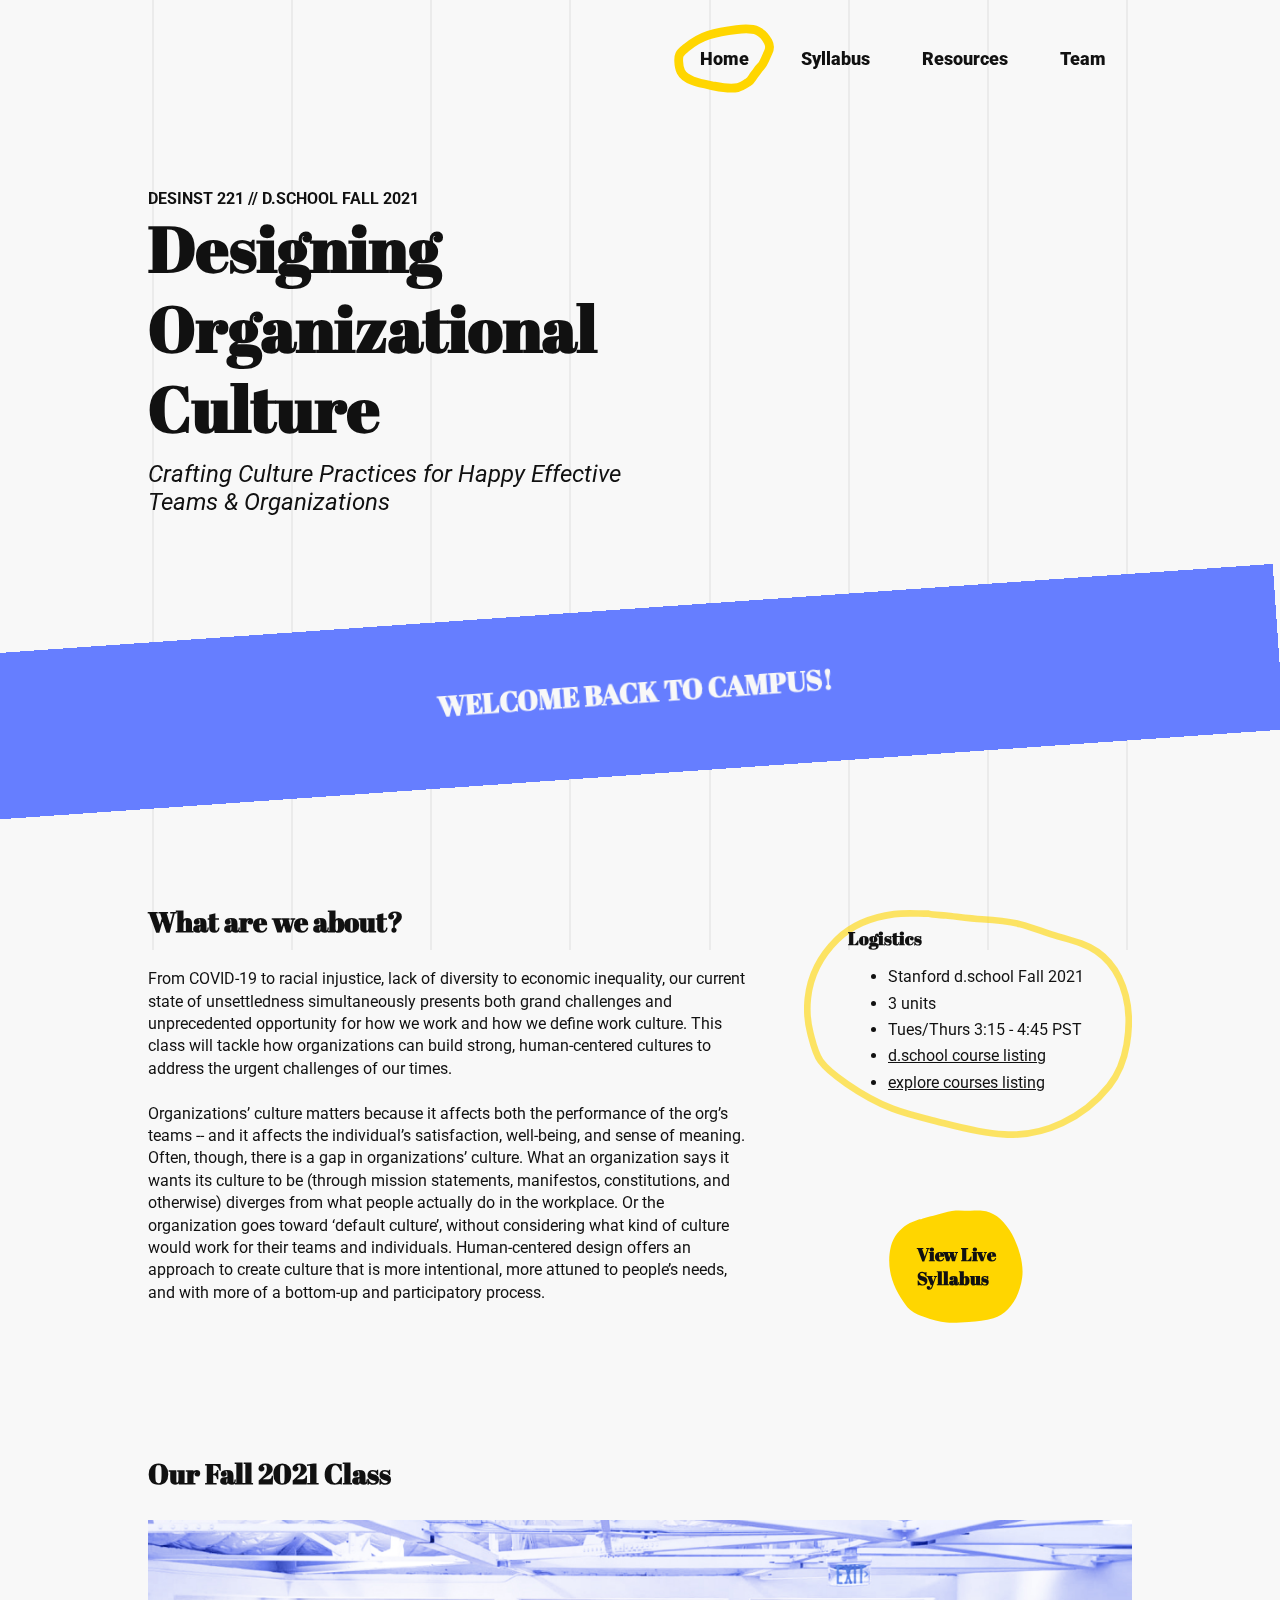
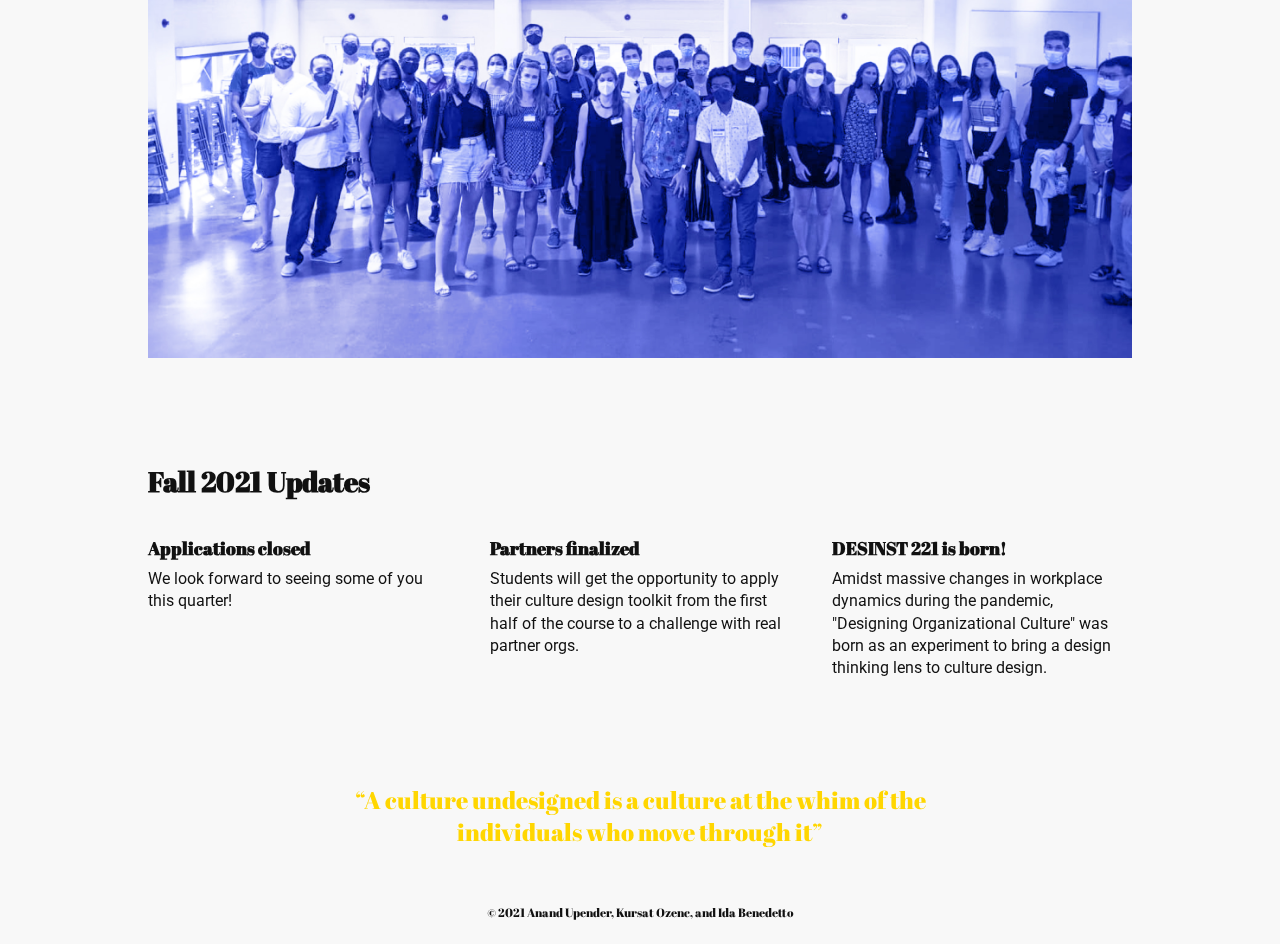
<file: index.html>
<!DOCTYPE html>
<html lang="en">
<head>
    <meta charset="UTF-8">
    <meta http-equiv="X-UA-Compatible" content="IE=edge">
    <meta name="viewport" content="width=device-width, initial-scale=1.0">
    <title>DESINST 221</title>
    <meta name="title" content="Designing Organizational Culture - DESINST 221">
    <meta name="description" content="This Fall 2021 course taught at the Stanford d.school focuses on giving students the tools to craft culture practices for happy, effective teams & organizations.">

    <link rel="apple-touch-icon" sizes="180x180" href="/apple-touch-icon.png">
    <link rel="icon" type="image/png" sizes="32x32" href="/favicon-32x32.png">
    <link rel="icon" type="image/png" sizes="16x16" href="/favicon-16x16.png">
    <link rel="manifest" href="/site.webmanifest">

    <!-- Open Graph / Facebook -->
    <meta property="og:type" content="website">
    <meta property="og:title" content="Designing Organizational Culture - DESINST 221">
    <meta property="og:description" content="This Fall 2021 course taught at the Stanford d.school focuses on giving students the tools to craft culture practices for happy, effective teams & organizations.">
    <meta property="og:image" content="seo.jpg">

    <!-- Twitter -->
    <meta property="twitter:card" content="summary_large_image">
    <meta property="twitter:title" content="Designing Organizational Culture - DESINST 221">
    <meta property="twitter:description" content="This Fall 2021 course taught at the Stanford d.school focuses on giving students the tools to craft culture practices for happy, effective teams & organizations.">
    <meta property="twitter:image" content="seo.jpg">

    <link rel="stylesheet" href="/css/base.css">
    <link rel="stylesheet" href="https://cdnjs.cloudflare.com/ajax/libs/animate.css/4.1.1/animate.min.css"/>

    <!-- Global site tag (gtag.js) - Google Analytics -->
    <script async src="https://www.googletagmanager.com/gtag/js?id=G-PS21T1852S"></script>
    <script>
        window.dataLayer = window.dataLayer || [];
        function gtag(){dataLayer.push(arguments);}
        gtag('js', new Date());

        gtag('config', 'G-PS21T1852S');
    </script>
</head>
<body class="animate__animated animate__fadeIn">

    <div class="gridlines">
        <div class="line"></div>
        <div class="line"></div>
        <div class="line"></div>
        <div class="line"></div>
        <div class="line"></div>
        <div class="line"></div>
        <div class="line"></div>
        <div class="line"></div>
        <div class="line"></div>
        <div class="line"></div>
        <div class="line"></div>
        <div class="line"></div>
        <div class="line"></div>
        <div class="line"></div>
        <div class="line"></div>
        <div class="line"></div>
    </div>

    <nav>
        <ul>
            <li class="active active-1"><a href="/index.html">Home</a></li>
            <li><a href="/syllabus.html">Syllabus</a></li>
            <!-- <li><a href="/approach.html">Approach</a></li> -->
            <li><a href="/resources.html">Resources</a></li>
            <li><a href="/team.html">Team</a></li>

        </ul>
    </nav>

    <div class="hero half mt1">
        <div class="eyebrow">DESINST 221 // D.SCHOOL FALL 2021</div>
        <h1 class="home" id="hover-fun">
            Designing
            Organizational
            Culture
        </h1>
        <div class="subtitle">
            Crafting Culture Practices for Happy Effective Teams & Organizations
        </div>
    </div>

    <section class="banner">
        <h3 class="white center">WELCOME BACK TO CAMPUS!<br/>
            <!-- APPLY AT <a class="white" target="_blank" href="https://dschool.stanford.edu/classes/designing-organizational-culture">DSCHOOL.STANFORD.EDU</a> -->
        </h3>
    </section>

    <section class="flex row">
        <div>
            <h3>
                What are we about?
            </h3>
            <p>
                From COVID-19 to racial injustice, lack of diversity to economic inequality, our current state of unsettledness simultaneously presents both grand challenges and unprecedented opportunity for how we work and how we define work culture. This class will tackle how organizations can build strong, human-centered cultures to address the urgent challenges of our times. 
                <br/><br/>
                Organizations’ culture matters because it affects both the performance of the org’s teams -- and it affects the individual’s satisfaction, well-being, and sense of meaning. Often, though, there is a gap in organizations’ culture. What an organization says it wants its culture to be (through mission statements, manifestos, constitutions, and otherwise) diverges from what people actually do in the workplace. Or the organization goes toward ‘default culture’, without considering what kind of culture would work for their teams and individuals. Human-centered design offers an approach to create culture that is more intentional, more attuned to people’s needs, and with more of a bottom-up and participatory process.
            </p>
        </div>
        <div class="flex col h-center">
            <div class="logistics">
                <h4>Logistics</h4>
                <ul>
                    <li>Stanford d.school Fall 2021</li>
                    <li>3 units</li>
                    <li>Tues/Thurs 3:15 - 4:45 PST</li>
                    <li><a href="https://dschool.stanford.edu/classes/designing-organizational-culture" target="_blank">d.school course listing</a></li>
                    <li><a href="https://explorecourses.stanford.edu/search?view=catalog&filter-coursestatus-Active=on&page=0&catalog=&academicYear=&q=designing+organizational+culture&collapse=" target="_blank">explore courses listing</a> </li>
                </ul>
            </div>
            <a class="blob-button mt2" href="https://docs.google.com/document/d/e/2PACX-1vRsRYS47MPrDnWvMtPn-mS-yoVS7Rxmg81o1d_AqhM4zhPJvSvzAUCJl_NIquwuIw/pub" target="_blank">
                <h4>View Live<br/>Syllabus</h4>
            </a>
        </div>
    </section>

    <section>
        <h3>Our Fall 2021 Class</h3>
        <img src="/assets/classImage.jpg" alt="" srcset="">
    </section>

    <section>
        <h3>Fall 2021 Updates</h3>
        <div class="flex row">
            <div class="flex-item">
                <h4>Applications closed</h4>
                <p>We look forward to seeing some of you this quarter!</p>
            </div>
            <div class="flex-item">
                <h4>Partners finalized</h4>
                <p>Students will get the opportunity to apply their culture design toolkit from the first half of the course to a challenge with real partner orgs.</p>
            </div>
            <div class="flex-item">
                <h4>DESINST 221 is born!</h4>
                <p>Amidst massive changes in workplace dynamics during the pandemic, "Designing Organizational Culture" was born as an experiment to bring a design thinking lens to culture design.</p>
            </div>
        </div>
    </section>

    <footer>
        <div class="quote">“A culture undesigned is a culture at the whim of the individuals who move through it”</div>
        <div class="copywrite">© 2021 Anand Upender, Kursat Ozenc, and Ida Benedetto</div>
    </footer>

    
    <script src="/js/hover.js"></script>
</body>
</html>
</file>
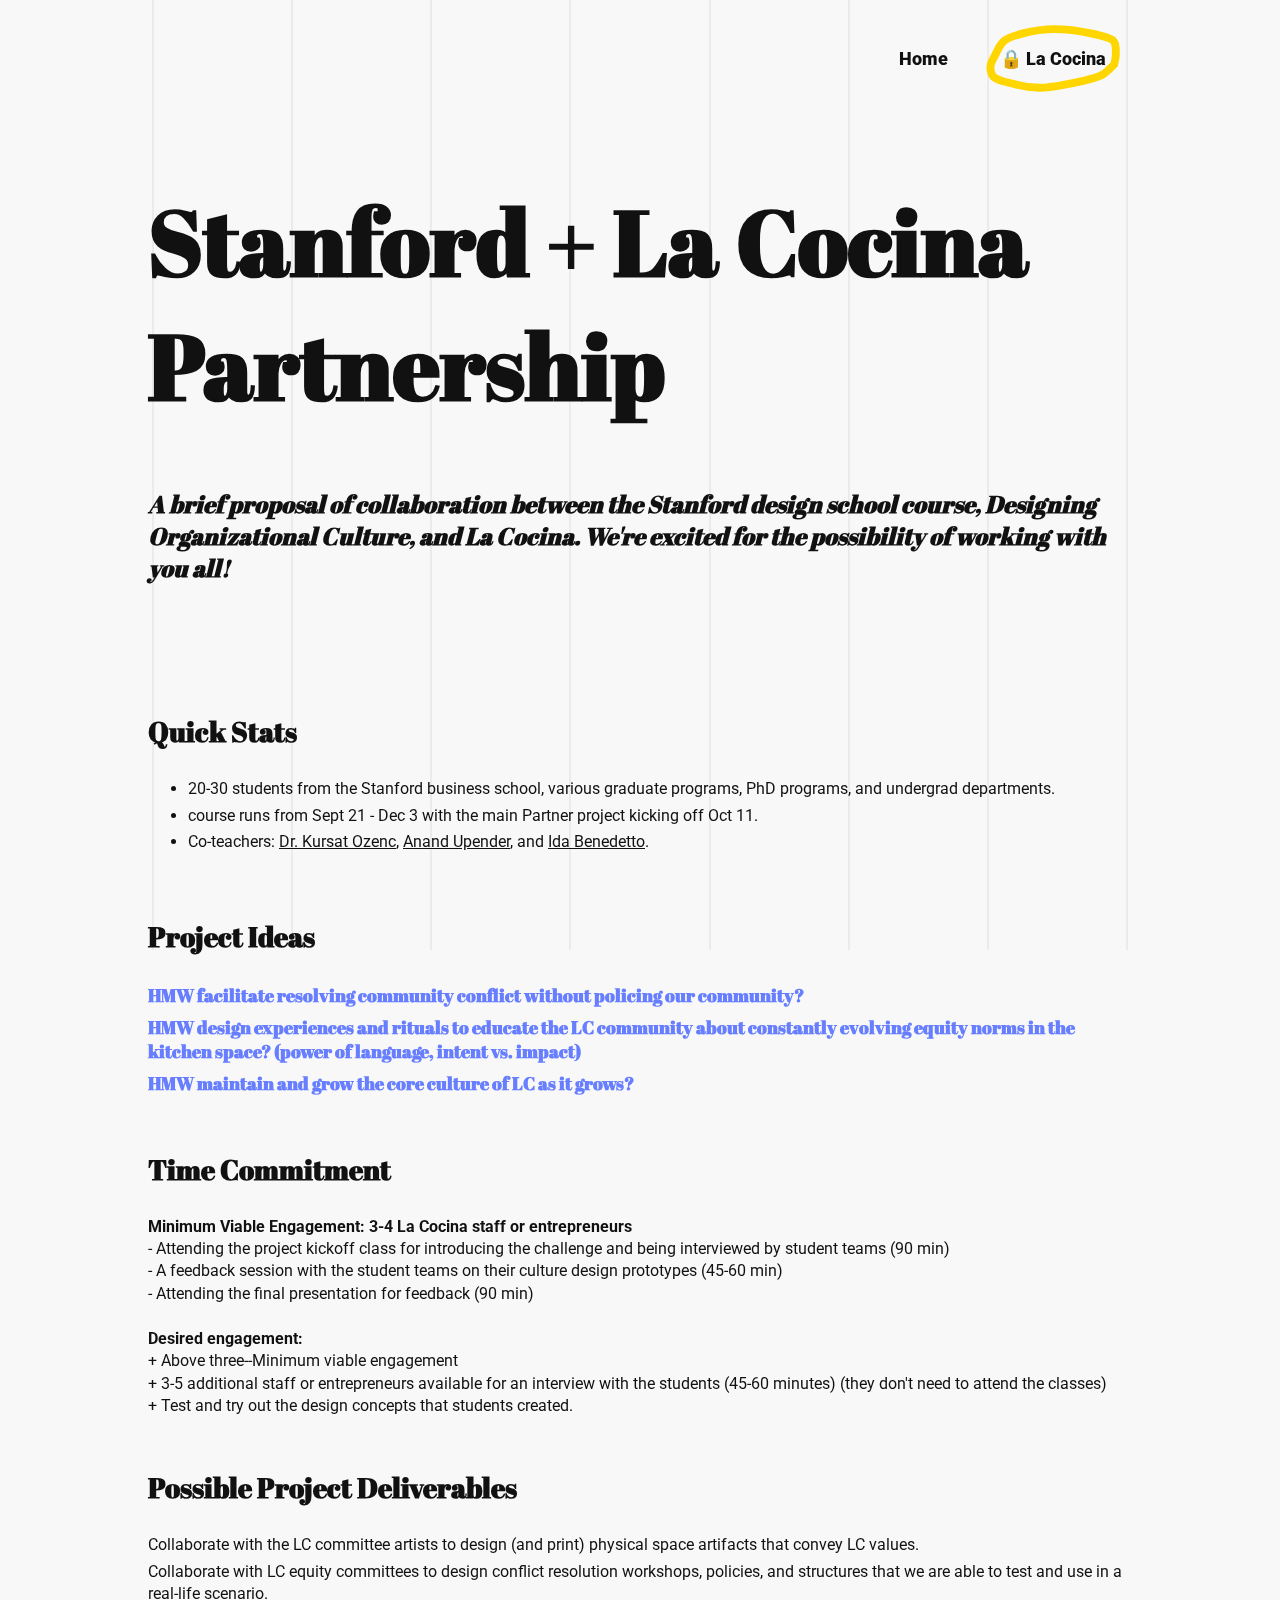
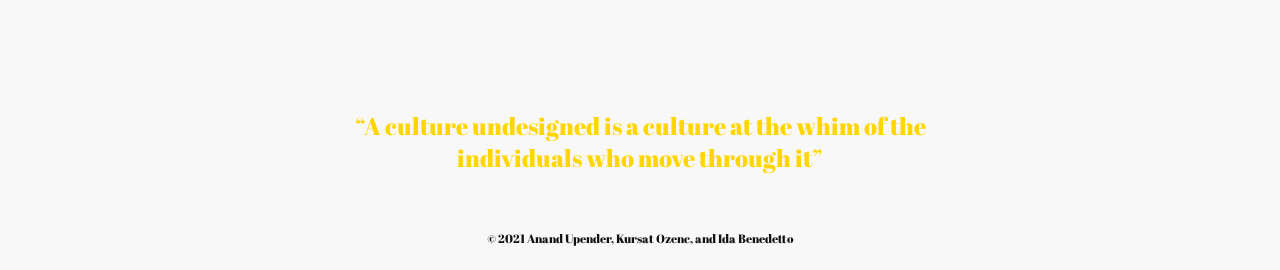
<file: lacocina.html>
<!DOCTYPE html>
<html lang="en">
<head>
    <meta charset="UTF-8">
    <meta http-equiv="X-UA-Compatible" content="IE=edge">
    <meta name="viewport" content="width=device-width, initial-scale=1.0">
    <title>DESINST 221</title>
    <link rel="apple-touch-icon" sizes="180x180" href="/apple-touch-icon.png">
    <link rel="icon" type="image/png" sizes="32x32" href="/favicon-32x32.png">
    <link rel="icon" type="image/png" sizes="16x16" href="/favicon-16x16.png">
    <link rel="manifest" href="/site.webmanifest">
    <link rel="stylesheet" href="/css/base.css">
    <link rel="stylesheet" href="https://cdnjs.cloudflare.com/ajax/libs/animate.css/4.1.1/animate.min.css"/>
</head>
<body class="animate__animated animate__fadeIn">

    <div class="gridlines">
        <div class="line"></div>
        <div class="line"></div>
        <div class="line"></div>
        <div class="line"></div>
        <div class="line"></div>
        <div class="line"></div>
        <div class="line"></div>
        <div class="line"></div>
        <div class="line"></div>
        <div class="line"></div>
        <div class="line"></div>
        <div class="line"></div>
        <div class="line"></div>
        <div class="line"></div>
        <div class="line"></div>
        <div class="line"></div>
    </div>

    <nav>
        <ul>
            <li><a href="/index.html">Home</a></li>
            <li class="active active-4"><a href="/resources.html">🔒 La Cocina</a></li>
        </ul>
    </nav>

    <div class="hero">
        <h1>
            Stanford + La Cocina Partnership
        </h1>
        <h4 class="subtitle">A brief proposal of collaboration between the Stanford design school course, Designing Organizational Culture, and La Cocina. We're excited for the possibility of working with you all!</h4>
    </div>

    <section class="flex row h-center">
        <div>

            <h3>Quick Stats</h3>
            <ul>
                <li>
                   20-30 students from the Stanford business school, various graduate programs, PhD programs, and undergrad departments.
                </li>
                <li>
                    course runs from Sept 21 - Dec 3 with the main Partner project kicking off Oct 11.
                </li>
                <li>
                    Co-teachers: <a href="https://www.kursatozenc.com/" target="_blank">Dr. Kursat Ozenc</a>, <a href="https://www.anandupender.com/" target="_blank">Anand Upender</a>, and <a href="https://uncommonplaces.com/" target="_blank">Ida Benedetto</a>.
                </li>
            </ul>
            <br/>

            <h3>Project Ideas</h3>
            <h4 class="primary-color">HMW facilitate resolving community conflict without policing our community?</h4>
            <h4 class="primary-color">HMW design experiences and rituals to educate the LC community about constantly evolving equity norms in the kitchen space? (power of language, intent vs. impact)</h4>
            <h4 class="primary-color">HMW maintain and grow the core culture of LC as it grows?</h4>
            <br/>

            <h3>Time Commitment</h3>
            <p>
                <b>Minimum Viable Engagement: 3-4 La Cocina staff or entrepreneurs</b><br/>
                    - Attending the project kickoff class for introducing the challenge and being interviewed by student teams (90 min)<br/>
                    - A feedback session with the student teams on their culture design prototypes (45-60 min)<br/>
                    - Attending the final presentation for feedback (90 min)<br/>
                    <br/>
                <b>Desired engagement:</b>  <br/>
                    +  Above three--Minimum viable engagement<br/>
                    + 3-5 additional staff or entrepreneurs available for an interview with the students (45-60 minutes) (they don't need to attend the classes)<br/>
                    + Test and try out the design concepts that students created. <br/>
            </p>
            <br/>

            <h3>Possible Project Deliverables</h3>
            <p>
                Collaborate with the LC committee artists to design (and print) physical space artifacts that convey LC values.
            </p>
            <p>Collaborate with LC equity committees to design conflict resolution workshops, policies, and structures that we are able to test and use in a real-life scenario.</p>
        </div>
    </section>


    <footer>
        <div class="quote">“A culture undesigned is a culture at the whim of the individuals who move through it”</div>
        <div class="copywrite">© 2021 Anand Upender, Kursat Ozenc, and Ida Benedetto</div>
    </footer>

</body>
</html>
</file>
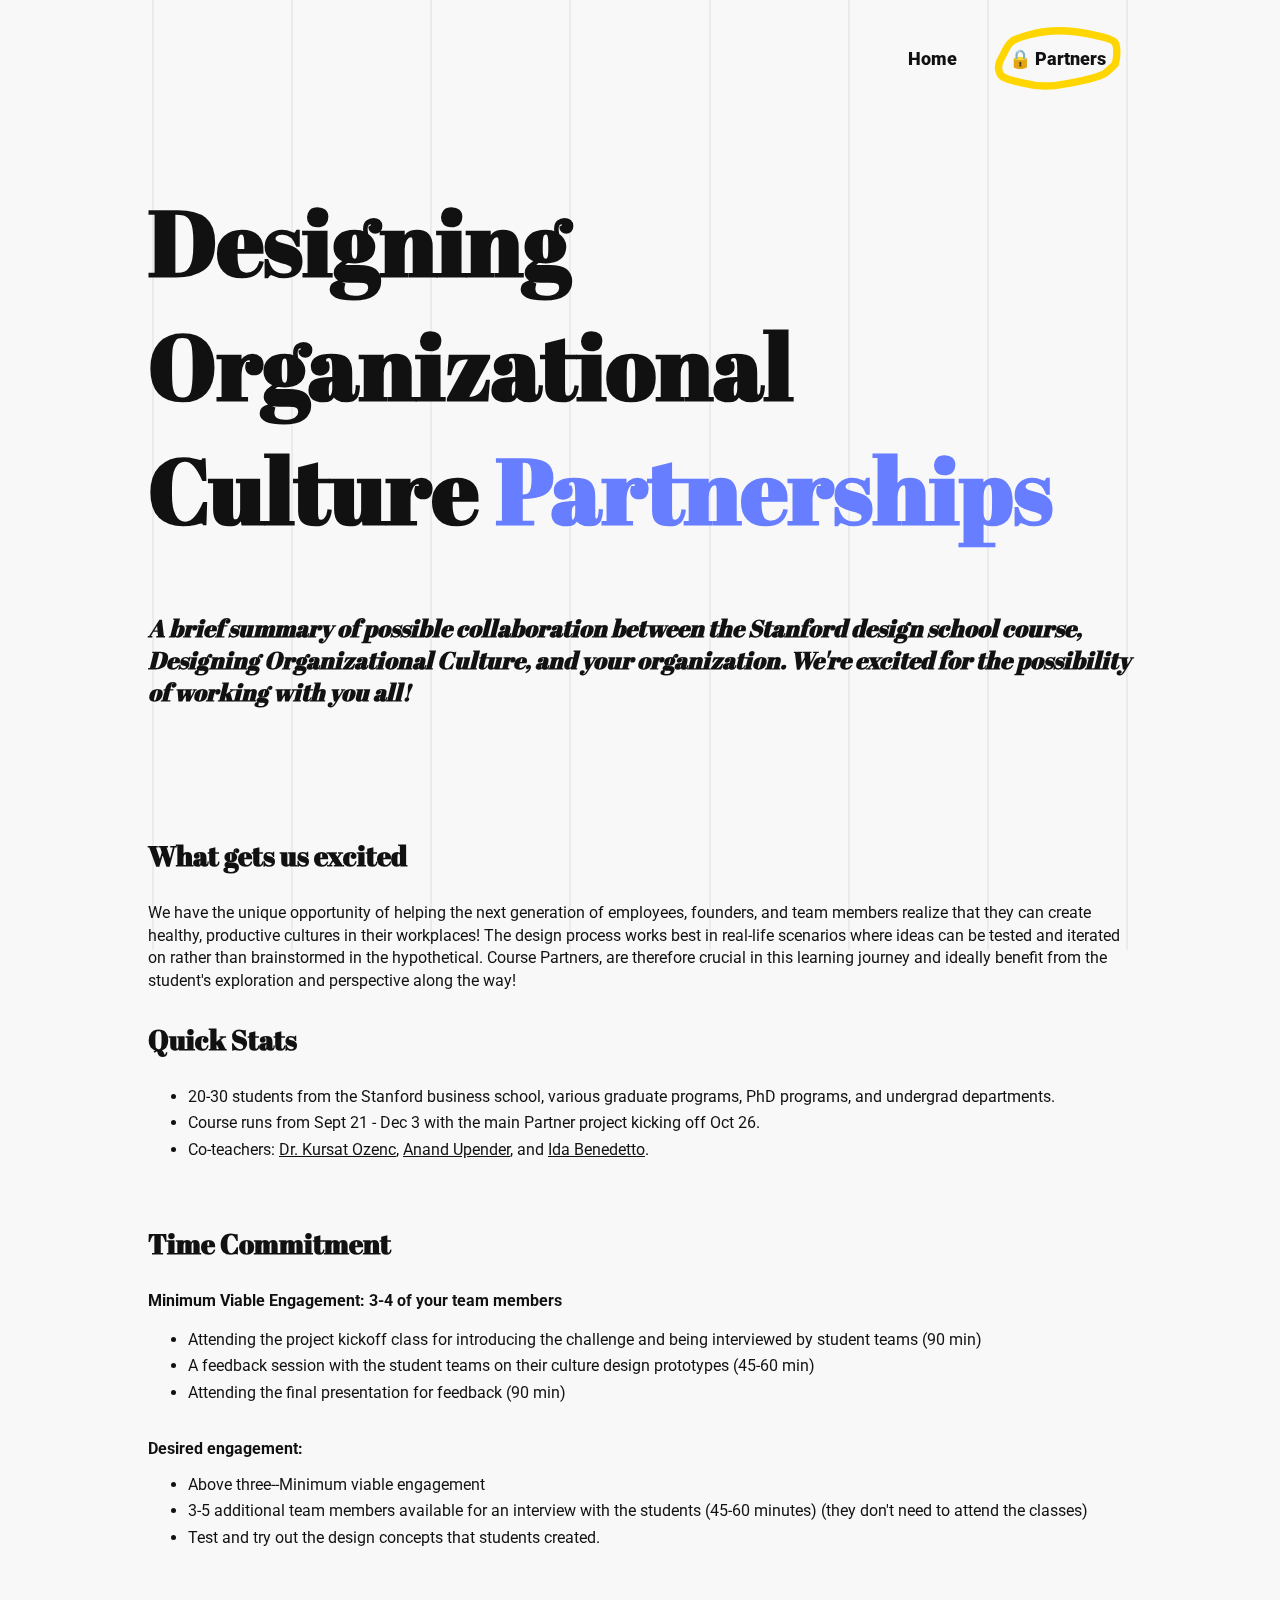
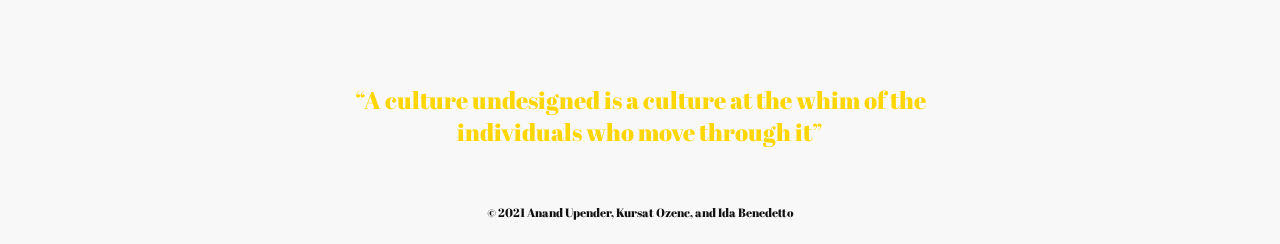
<file: partners.html>
<!DOCTYPE html>
<html lang="en">
<head>
    <meta charset="UTF-8">
    <meta http-equiv="X-UA-Compatible" content="IE=edge">
    <meta name="viewport" content="width=device-width, initial-scale=1.0">
    <title>DESINST 221</title>
    <link rel="apple-touch-icon" sizes="180x180" href="/apple-touch-icon.png">
    <link rel="icon" type="image/png" sizes="32x32" href="/favicon-32x32.png">
    <link rel="icon" type="image/png" sizes="16x16" href="/favicon-16x16.png">
    <link rel="manifest" href="/site.webmanifest">
    <link rel="stylesheet" href="/css/base.css">
    <link rel="stylesheet" href="https://cdnjs.cloudflare.com/ajax/libs/animate.css/4.1.1/animate.min.css"/>
</head>
<body class="animate__animated animate__fadeIn">

    <div class="gridlines">
        <div class="line"></div>
        <div class="line"></div>
        <div class="line"></div>
        <div class="line"></div>
        <div class="line"></div>
        <div class="line"></div>
        <div class="line"></div>
        <div class="line"></div>
        <div class="line"></div>
        <div class="line"></div>
        <div class="line"></div>
        <div class="line"></div>
        <div class="line"></div>
        <div class="line"></div>
        <div class="line"></div>
        <div class="line"></div>
    </div>

    <nav>
        <ul>
            <li><a href="/index.html">Home</a></li>
            <li class="active active-4"><a href="/resources.html">🔒 Partners</a></li>
        </ul>
    </nav>

    <div class="hero">
        <h1>
            Designing Organizational Culture <span class="primary-color">Partnerships</span>
        </h1>
        <h4 class="subtitle">A brief summary of possible collaboration between the Stanford design school course, Designing Organizational Culture, and your organization. We're excited for the possibility of working with you all!</h4>
    </div>

    <section class="flex row h-center">
        <div>
            <h3>What gets us excited</h3>
            <p>We have the unique opportunity of helping the next generation of employees, founders, and team members realize that they can create healthy, productive cultures in their workplaces! The design process works best in real-life scenarios where ideas can be tested and iterated on rather than brainstormed in the hypothetical. Course Partners, are therefore crucial in this learning journey and ideally benefit from the student's exploration and perspective along the way!</p>


            <h3>Quick Stats</h3>
            <ul>
                <li>
                   20-30 students from the Stanford business school, various graduate programs, PhD programs, and undergrad departments.
                </li>
                <li>
                    Course runs from Sept 21 - Dec 3 with the main Partner project kicking off Oct 26.
                </li>
                <li>
                    Co-teachers: <a href="https://www.kursatozenc.com/" target="_blank">Dr. Kursat Ozenc</a>, <a href="https://www.anandupender.com/" target="_blank">Anand Upender</a>, and <a href="https://uncommonplaces.com/" target="_blank">Ida Benedetto</a>.
                </li>
            </ul>
            <br/>

            <h3>Time Commitment</h3>
            <p>
                <b>Minimum Viable Engagement: 3-4 of your team members</b><br/>
                <ul>
                    <li>
                        Attending the project kickoff class for introducing the challenge and being interviewed by student teams (90 min)
                    </li>
                    <li>A feedback session with the student teams on their culture design prototypes (45-60 min)</li>
                    <li>Attending the final presentation for feedback (90 min)</li>
                </ul>
                    <br/>
                <b>Desired engagement:</b>  <br/>
                <ul>
                    <li>Above three--Minimum viable engagement</li>
                    <li>3-5 additional team members available for an interview with the students (45-60 minutes) (they don't need to attend the classes)</li>
                    <li>Test and try out the design concepts that students created. </li>
                </ul>
            </p>
            <br/>

        </div>
    </section>


    <footer>
        <div class="quote">“A culture undesigned is a culture at the whim of the individuals who move through it”</div>
        <div class="copywrite">© 2021 Anand Upender, Kursat Ozenc, and Ida Benedetto</div>
    </footer>

</body>
</html>
</file>
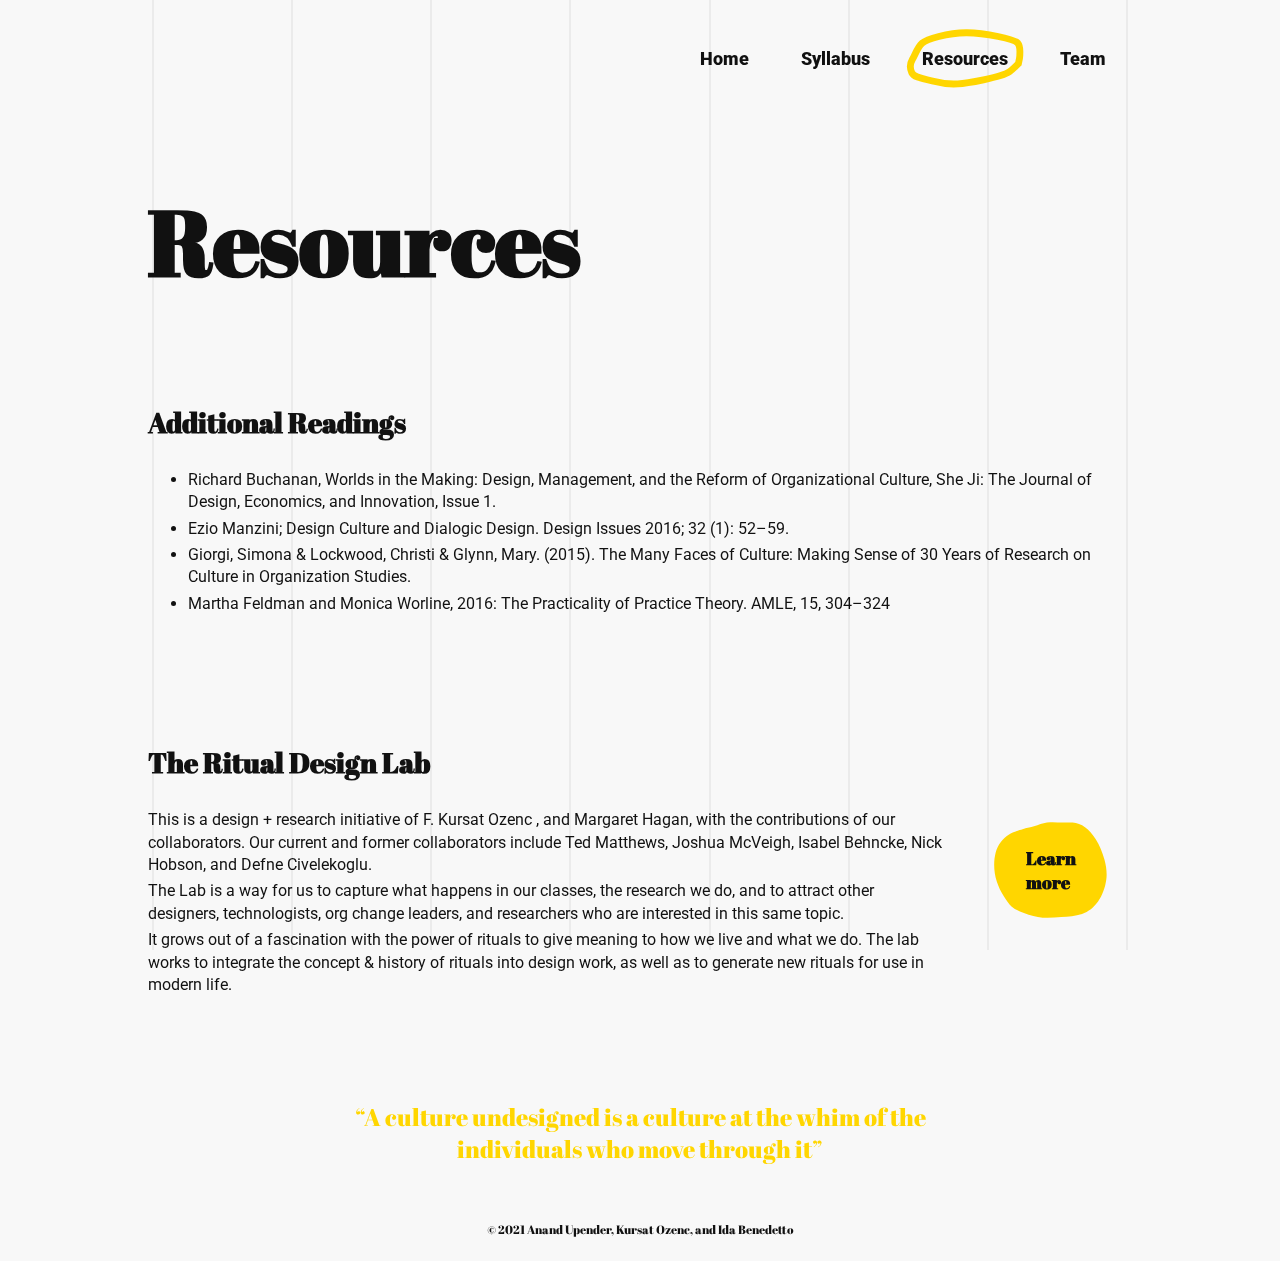
<file: resources.html>
<!DOCTYPE html>
<html lang="en">
<head>
    <meta charset="UTF-8">
    <meta http-equiv="X-UA-Compatible" content="IE=edge">
    <meta name="viewport" content="width=device-width, initial-scale=1.0">
    <title>DESINST 221</title>
    <link rel="apple-touch-icon" sizes="180x180" href="/apple-touch-icon.png">
    <link rel="icon" type="image/png" sizes="32x32" href="/favicon-32x32.png">
    <link rel="icon" type="image/png" sizes="16x16" href="/favicon-16x16.png">
    <link rel="manifest" href="/site.webmanifest">
    <link rel="stylesheet" href="/css/base.css">
    <link rel="stylesheet" href="https://cdnjs.cloudflare.com/ajax/libs/animate.css/4.1.1/animate.min.css"/>
</head>
<body class="animate__animated animate__fadeIn">

    <div class="gridlines">
        <div class="line"></div>
        <div class="line"></div>
        <div class="line"></div>
        <div class="line"></div>
        <div class="line"></div>
        <div class="line"></div>
        <div class="line"></div>
        <div class="line"></div>
        <div class="line"></div>
        <div class="line"></div>
        <div class="line"></div>
        <div class="line"></div>
        <div class="line"></div>
        <div class="line"></div>
        <div class="line"></div>
        <div class="line"></div>
    </div>

    <nav>
        <ul>
            <li><a href="/index.html">Home</a></li>
            <li><a href="/syllabus.html">Syllabus</a></li>
            <!-- <li><a href="/approach.html">Approach</a></li> -->
            <li class="active active-4"><a href="/resources.html">Resources</a></li>
            <li><a href="/team.html">Team</a></li>

        </ul>
    </nav>

    <div class="hero">
        <h1>
            Resources
        </h1>
    </div>

    <!-- <section>
        <h3>FAQ</h3>
        <div class="faq">
            <h4>Who can attend this course?</h4>
            <p>Great question! Current Stanford undergrads, grad students, and PhDs are allowed to apply at dschool.stanford.edu. We’re working to get the lecture materials available online for free.</p>
        </div>
        <div class="faq">
            <h4>Who can attend this course?</h4>
            <p>Great question! Current Stanford undergrads, grad students, and PhDs are allowed to apply at dschool.stanford.edu. We’re working to get the lecture materials available online for free.</p>
        </div>
        <div class="faq">
            <h4>Who can attend this course?</h4>
            <p>Great question! Current Stanford undergrads, grad students, and PhDs are allowed to apply at dschool.stanford.edu. We’re working to get the lecture materials available online for free.</p>
        </div>
        <div class="faq">
            <h4>Who can attend this course?</h4>
            <p>Great question! Current Stanford undergrads, grad students, and PhDs are allowed to apply at dschool.stanford.edu. We’re working to get the lecture materials available online for free.</p>
        </div>
    </section> -->

    <section>
        <h3>Additional Readings</h3>
        <ul>
            <li>
                Richard Buchanan, Worlds in the Making: Design, Management, and the Reform of Organizational Culture, She Ji: The Journal of Design, Economics, and Innovation, Issue 1.
            </li>
            <li>
                Ezio Manzini; Design Culture and Dialogic Design. Design Issues 2016; 32 (1): 52–59.
            </li>
            <li>
                Giorgi, Simona & Lockwood, Christi & Glynn, Mary. (2015). The Many Faces of Culture: Making Sense of 30 Years of Research on Culture in Organization Studies.
            </li>
            <li>
                Martha Feldman and Monica Worline, 2016: The Practicality of Practice Theory. AMLE, 15, 304–324
            </li>
        </ul>

    </section>

    <section  class="flex row h-center">
        <div>
            <h3>The Ritual Design Lab</h3>
            <p>
                This is a design + research initiative of F. Kursat Ozenc , and  Margaret Hagan, with the contributions of our collaborators. Our current and former collaborators include Ted Matthews, Joshua McVeigh, Isabel Behncke,  Nick Hobson, and Defne Civelekoglu. 
            </p>

            <p>
                The Lab is a way for us to capture what happens in our classes, the research we do, and to attract other designers, technologists, org change leaders, and researchers who are interested in this same topic. 

            </p>

            <p>
                It grows out of a fascination with the power of rituals to give meaning to how we live and what we do. The lab works to integrate the concept & history of rituals into design work, as well as to generate new rituals for use in modern life. 
            </p>
        </div>

        <a class="blob-button mt2" href="https://www.ritualdesignlab.org/" target="_blank">
            <h4>Learn more</h4>
        </a>
    </section>

    <footer>
        <div class="quote">“A culture undesigned is a culture at the whim of the individuals who move through it”</div>
        <div class="copywrite">© 2021 Anand Upender, Kursat Ozenc, and Ida Benedetto</div>
    </footer>

</body>
</html>
</file>
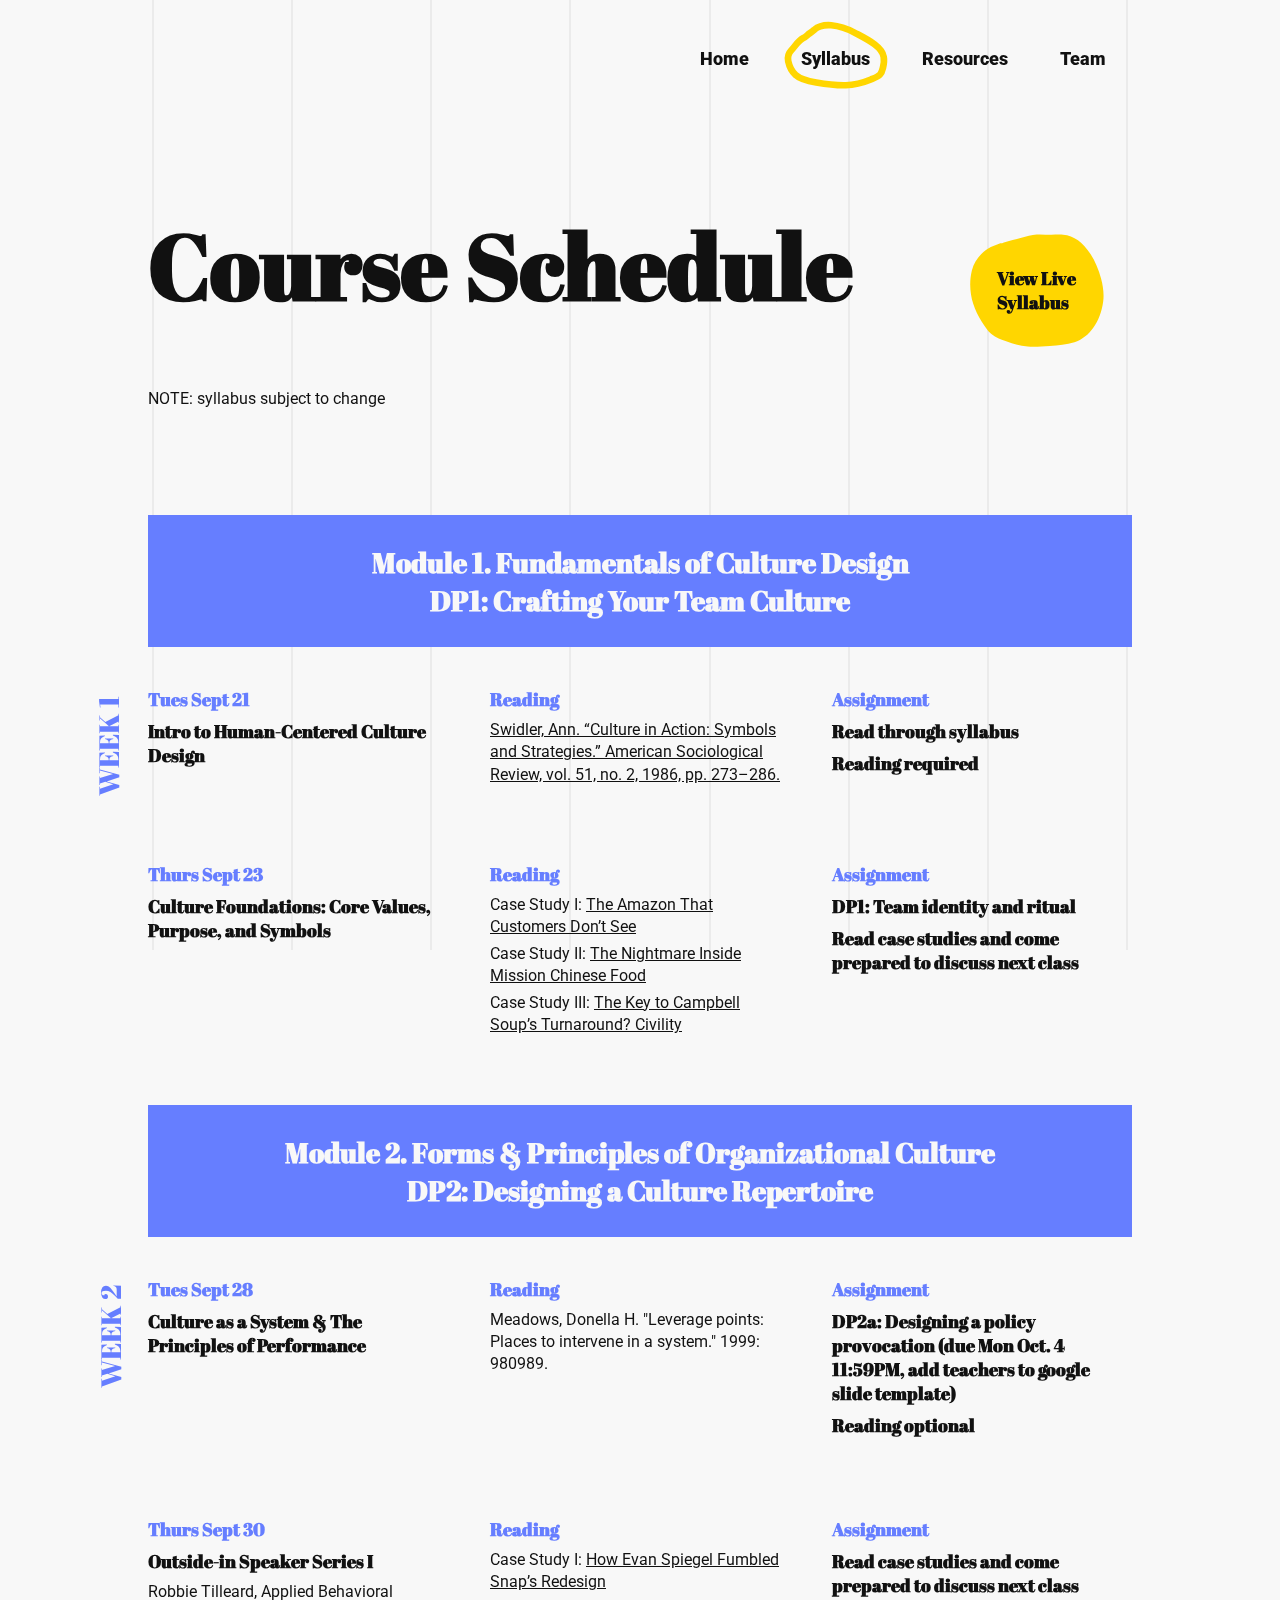
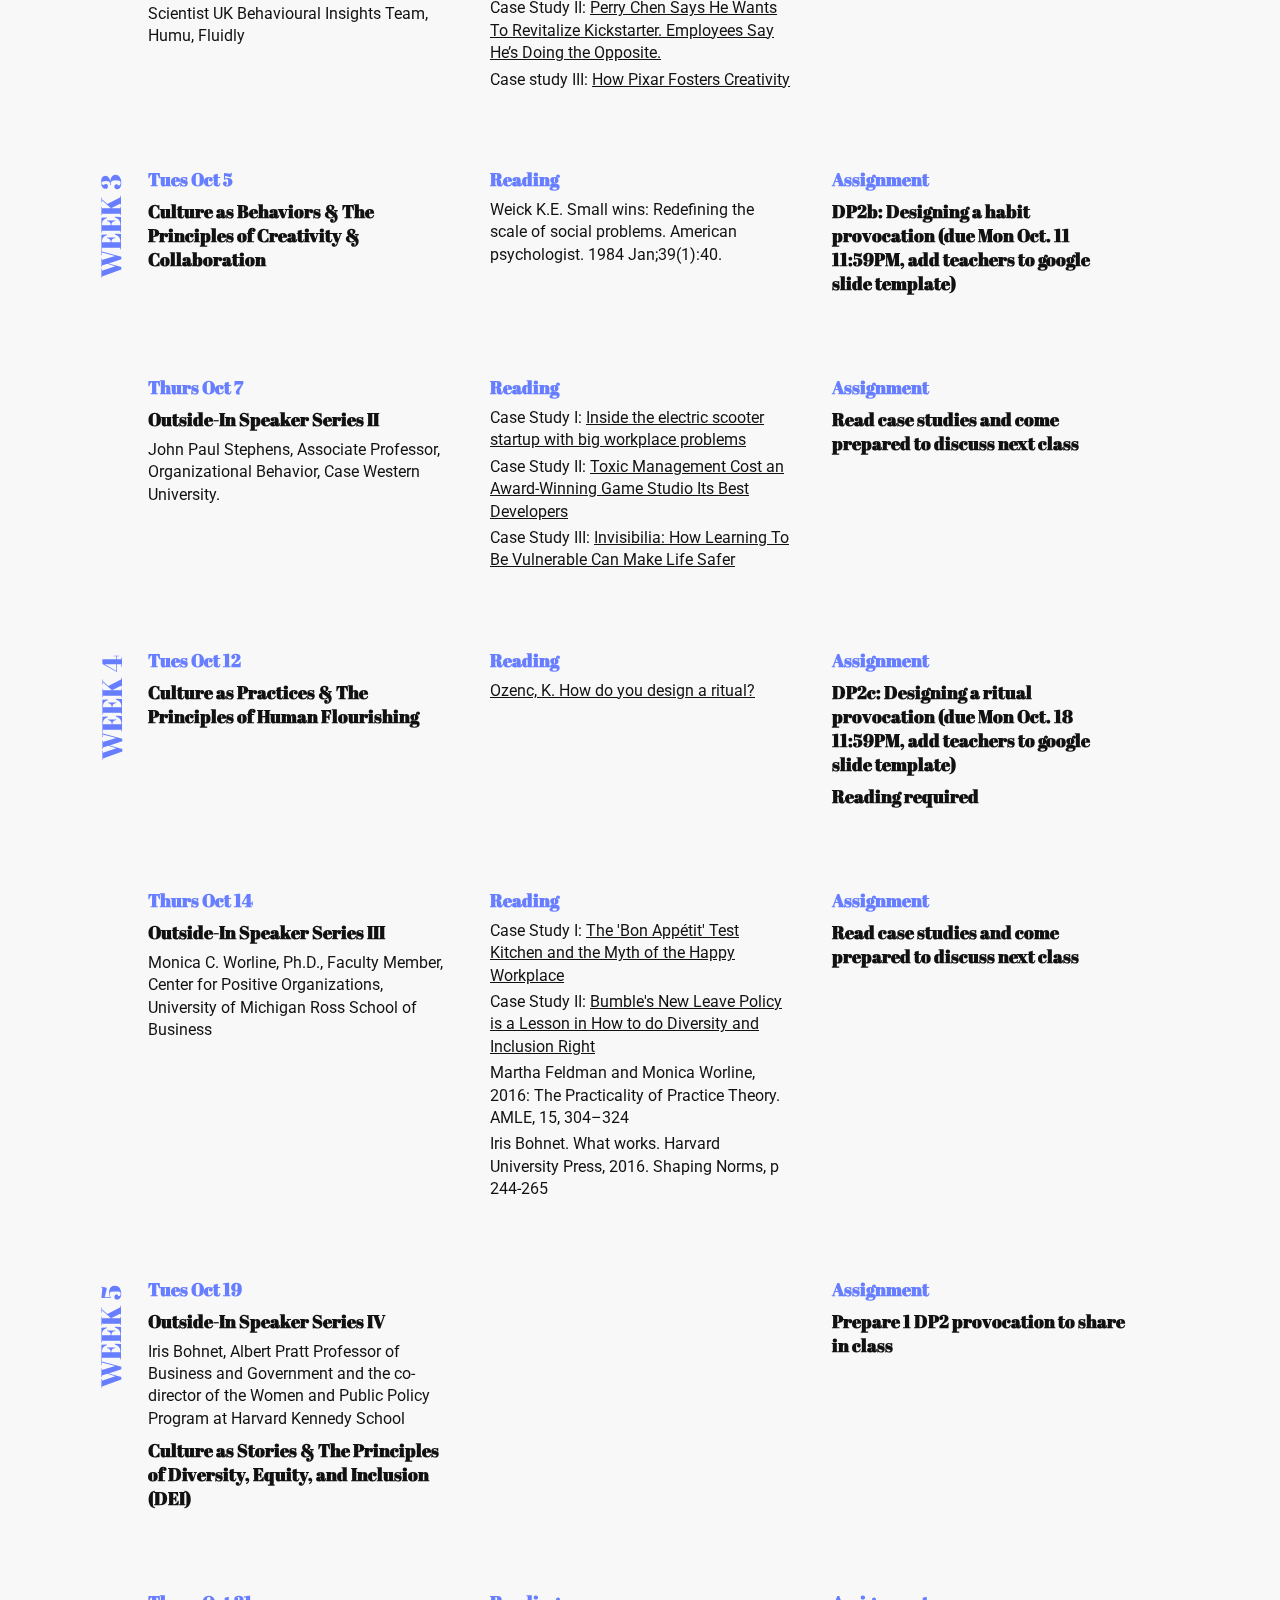
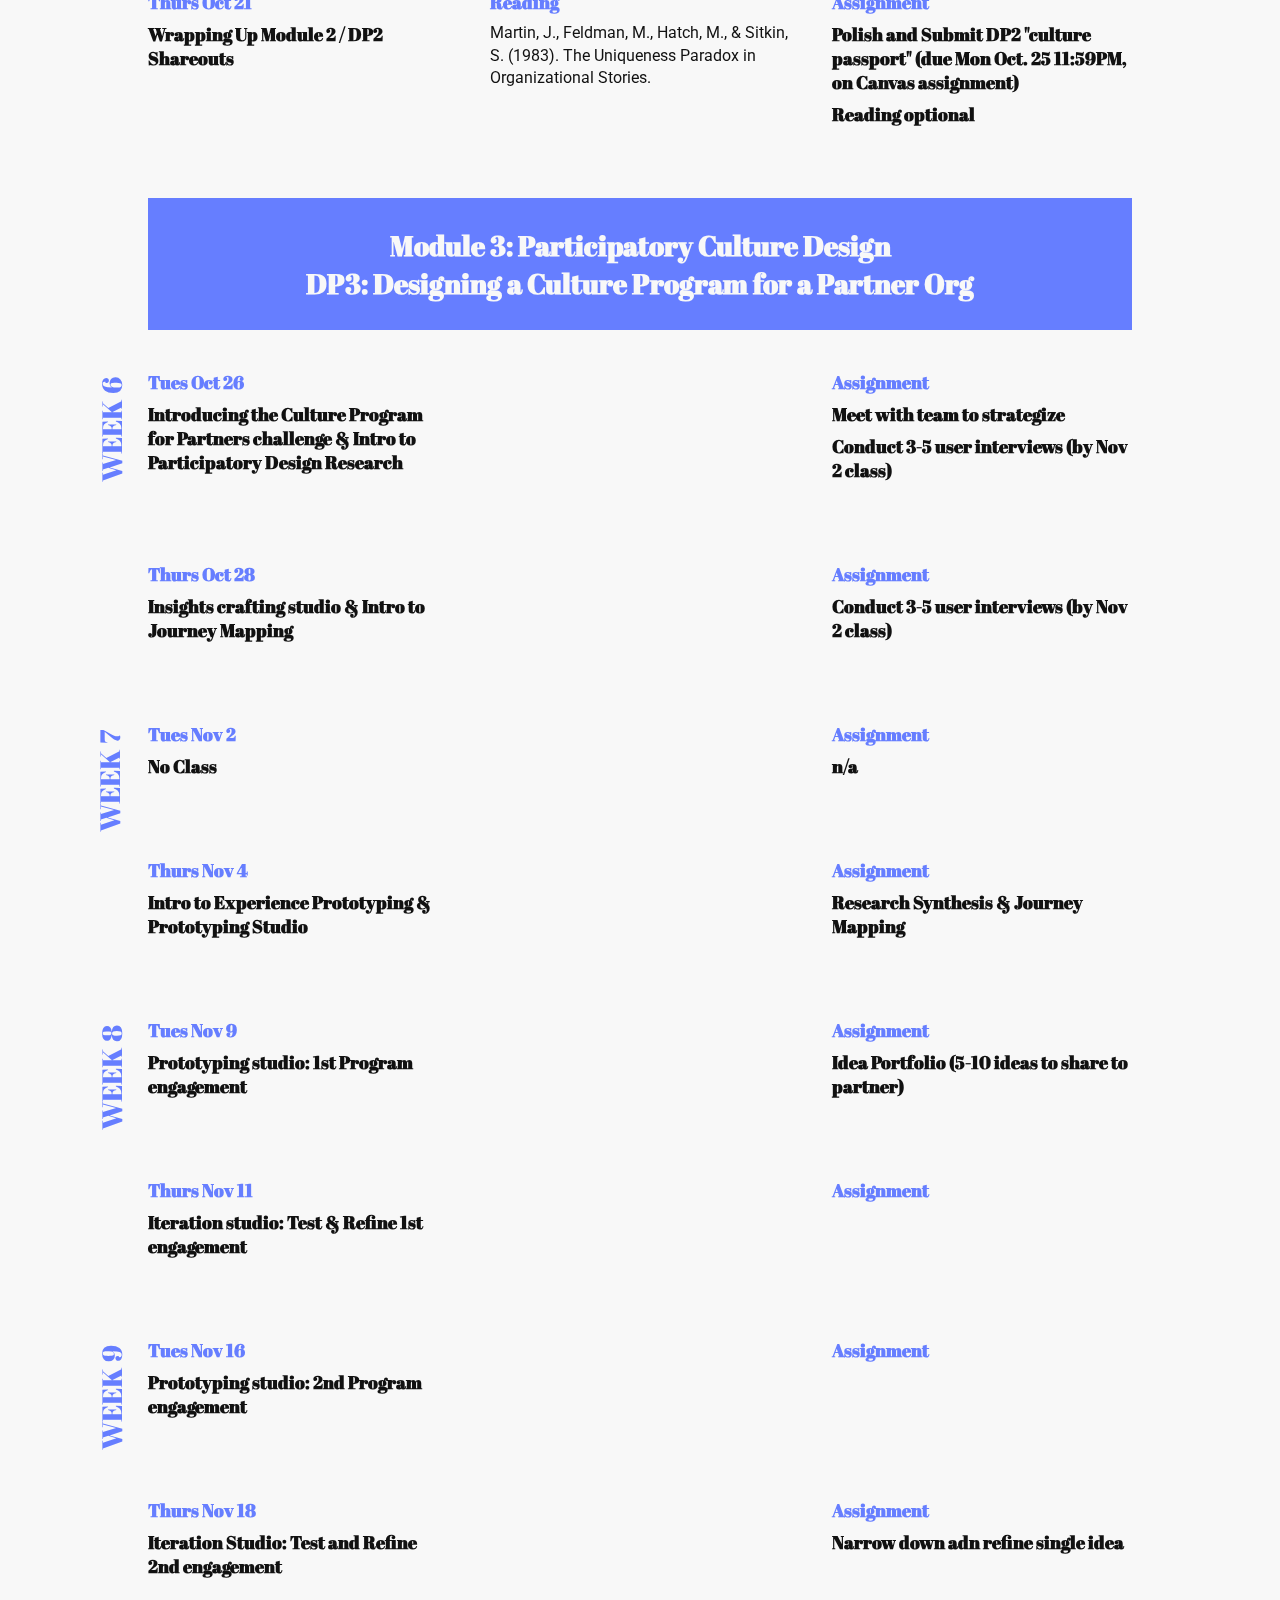
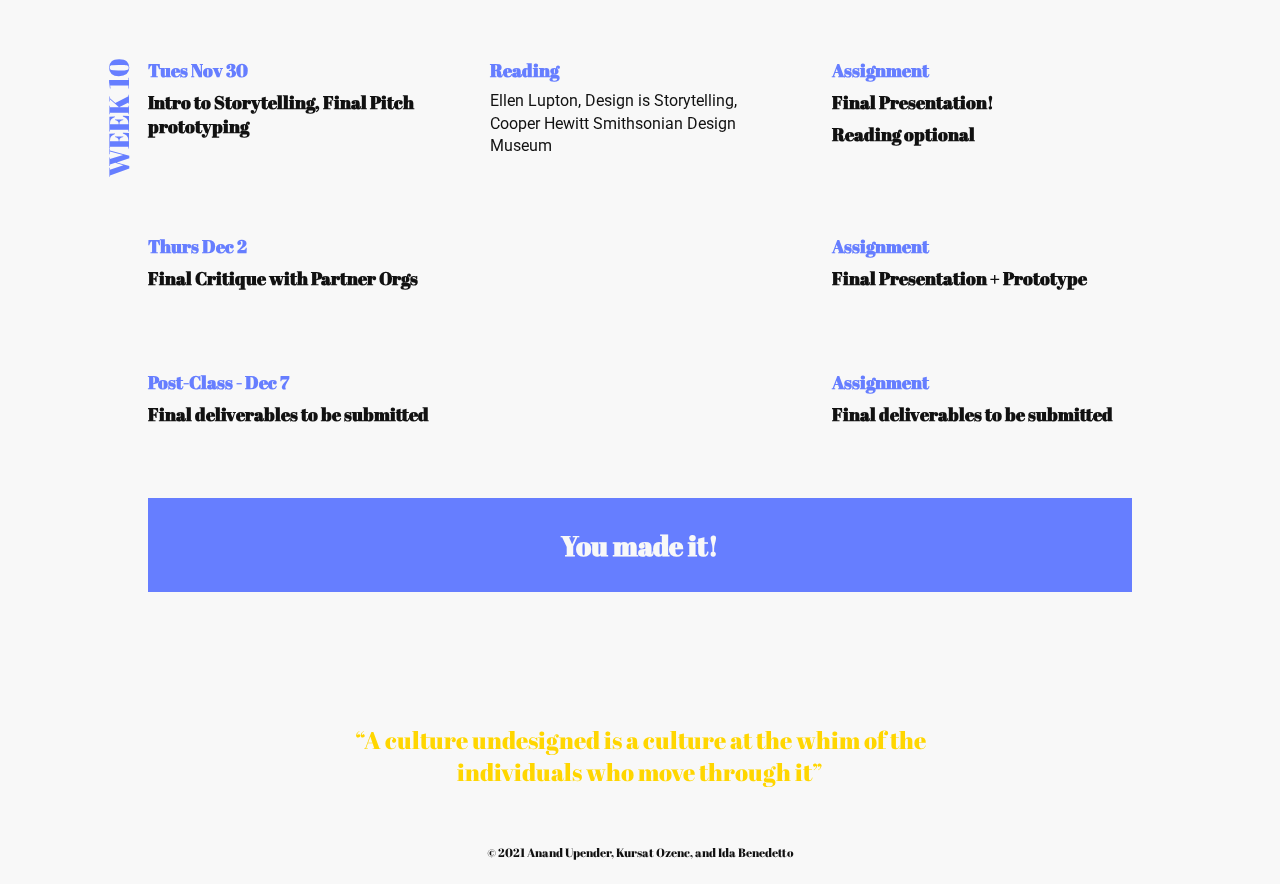
<file: syllabus.html>
<!DOCTYPE html>
<html lang="en">
<head>
    <meta charset="UTF-8">
    <meta http-equiv="X-UA-Compatible" content="IE=edge">
    <meta name="viewport" content="width=device-width, initial-scale=1.0">
    <title>DESINST 221</title>
    <link rel="apple-touch-icon" sizes="180x180" href="/apple-touch-icon.png">
    <link rel="icon" type="image/png" sizes="32x32" href="/favicon-32x32.png">
    <link rel="icon" type="image/png" sizes="16x16" href="/favicon-16x16.png">
    <link rel="manifest" href="/site.webmanifest">
    <link rel="stylesheet" href="/css/base.css">
    <link rel="stylesheet" href="https://cdnjs.cloudflare.com/ajax/libs/animate.css/4.1.1/animate.min.css"/>
</head>
<body class="animate__animated animate__fadeIn">

    <div class="gridlines">
        <div class="line"></div>
        <div class="line"></div>
        <div class="line"></div>
        <div class="line"></div>
        <div class="line"></div>
        <div class="line"></div>
        <div class="line"></div>
        <div class="line"></div>
        <div class="line"></div>
        <div class="line"></div>
        <div class="line"></div>
        <div class="line"></div>
        <div class="line"></div>
        <div class="line"></div>
        <div class="line"></div>
        <div class="line"></div>
    </div>

    <nav>
        <ul>
            <li><a href="/index.html">Home</a></li>
            <li class="active active-2"><a href="/syllabus.html">Syllabus</a></li>
            <!-- <li><a href="/approach.html">Approach</a></li> -->
            <li><a href="/resources.html">Resources</a></li>
            <li><a href="/team.html">Team</a></li>

        </ul>
    </nav>


    <div class="hero">
        <div class="flex row" style="align-items: center;justify-content: space-between;">
            <div>
                <h1>Course Schedule</h1>
                <p>NOTE: syllabus subject to change</p>
            </div>
            <a class="blob-button mt2" href="https://docs.google.com/document/d/e/2PACX-1vRsRYS47MPrDnWvMtPn-mS-yoVS7Rxmg81o1d_AqhM4zhPJvSvzAUCJl_NIquwuIw/pub" target="_blank">
                <h4>View Live<br/>Syllabus</h4>
            </a>
        </div>
    </div>

    <section>
        
        <!-- MODULE 1 KICKOFF -->
        <div class="flex row">
            <div class="flex-item module-section">
                <h3 class="white">Module 1. Fundamentals of Culture Design <br/> DP1: Crafting Your Team Culture</h3>
            </div>
        </div>

        <div class="flex row week">
            <div class="week-number">WEEK 1</div>
            <div class="flex-item">
                <h4 class="primary-color">Tues Sept 21</h4>
                <h4>Intro to Human-Centered Culture Design</h4>
            </div>
            <div class="flex-item">
                <h4 class="primary-color">Reading</h4>
                <p><a href="https://www-jstor-org.stanford.idm.oclc.org/stable/2095521">Swidler, Ann. “Culture in Action: Symbols and Strategies.” American Sociological Review, vol. 51, no. 2, 1986, pp. 273–286.</a></p>
            </div>
            <div class="flex-item">
                <h4 class="primary-color">Assignment</h4>
                <h4>Read through syllabus</h4>
                <h4>Reading required</h4>
            </div>
        </div>

        <div class="flex row week">
            <div class="flex-item">
                <h4 class="primary-color">Thurs Sept 23</h4>
                <h4>Culture Foundations: Core Values, Purpose, and Symbols</h4>
            </div>
            <div class="flex-item">
                <h4 class="primary-color">Reading</h4>
                <p>Case Study I: <a href="https://www.nytimes.com/interactive/2021/06/15/us/amazon-workers.html?searchResultPosition=2">The Amazon That Customers Don’t See</a></p>
                <p>Case Study II: <a href="https://www.grubstreet.com/2020/10/inside-mission-chinese-food-report.html">The Nightmare Inside Mission Chinese Food</a></p>
                <p>Case Study III: <a href="https://hbr.org/2017/10/the-key-to-campbell-soups-turnaround-civility">The Key to Campbell Soup’s Turnaround? Civility</a></p>
            </div>
            <div class="flex-item">
                <h4 class="primary-color">Assignment</h4>
                <h4>DP1: Team identity and ritual</h4>
                <h4>Read case studies and come prepared to discuss next class</h4>
            </div>
        </div>

        <!-- MODULE 2 KICKOFF -->
        <div class="flex row">
            <div class="flex-item module-section">
                <h3 class="white">Module 2. Forms & Principles of Organizational Culture <br/> DP2: Designing a Culture Repertoire</h3>
            </div>
        </div>

        <div class="flex row week">
            <div class="week-number">WEEK 2</div>
            <div class="flex-item">
                <h4 class="primary-color">Tues Sept 28</h4>
                <h4>Culture as a System & The Principles of Performance</h4>
            </div>
            <div class="flex-item">
                <h4 class="primary-color">Reading</h4>
                <p>Meadows, Donella H. "Leverage points: Places to intervene in a system." 1999: 980989.</p>
            </div>
            <div class="flex-item">
                <h4 class="primary-color">Assignment</h4>
                <h4>DP2a: Designing a policy provocation (due Mon Oct. 4 11:59PM, add teachers to google slide template)</h4>
                <h4>Reading optional</h4>
            </div>
        </div>

        <div class="flex row week">
            <div class="flex-item">
                <h4 class="primary-color">Thurs Sept 30</h4>
                <h4>Outside-in Speaker Series I</h4>
                <p>Robbie Tilleard, Applied Behavioral Scientist UK Behavioural Insights Team, Humu, Fluidly </p>
            </div>
            <div class="flex-item">
                <h4 class="primary-color">Reading</h4>
                <p>Case Study I: <a href="https://www.theinformation.com/articles/how-evan-spiegel-fumbled-snaps-redesign">How Evan Spiegel Fumbled Snap’s Redesign</a></p>
                <p>Case Study II: <a href="https://www.buzzfeednews.com/article/daveyalba/kickstarter-perry-chen-founder-worship-turmoil">Perry Chen Says He Wants To Revitalize Kickstarter. Employees Say He’s Doing the Opposite.</a></p>
                <p>Case study III: <a href="https://hbr.org/2008/09/how-pixar-fosters-collective-creativity">How Pixar Fosters Creativity</a></p>
            </div>
            <div class="flex-item">
                <h4 class="primary-color">Assignment</h4>
                <h4>Read case studies and come prepared to discuss next class</h4>
            </div>
        </div>

        <div class="flex row week">
            <div class="week-number">WEEK 3</div>
            <div class="flex-item">
                <h4 class="primary-color">Tues Oct 5</h4>
                <h4>Culture as Behaviors & The Principles of Creativity & Collaboration</h4>
            </div>
            <div class="flex-item">
                <h4 class="primary-color">Reading</h4>
                <p>Weick K.E. Small wins: Redefining the scale of social problems. American psychologist. 1984 Jan;39(1):40.</p>
            </div>
            <div class="flex-item">
                <h4 class="primary-color">Assignment</h4>
                <h4>DP2b: Designing a habit provocation (due Mon Oct. 11 11:59PM, add teachers to google slide template)</h4>
            </div>
        </div>

        <div class="flex row week">
            <div class="flex-item">
                <h4 class="primary-color">Thurs Oct 7</h4>
                <h4>Outside-In Speaker Series II</h4>
                <p>John Paul Stephens, Associate Professor, Organizational Behavior, Case Western University.</p>
            </div>
            <div class="flex-item">
                <h4 class="primary-color">Reading</h4>
                <p>Case Study I: <a href="https://www.theverge.com/2020/4/23/21231802/bird-electric-scooter-company-workplace-culture-layoffs">Inside the electric scooter startup with big workplace problems</a></p>
                <p>Case Study II: <a href="https://www.theverge.com/2018/3/20/17130056/telltale-games-developer-layoffs-toxic-video-game-industry">Toxic Management Cost an Award-Winning Game Studio Its Best Developers</a></p>
                <p>Case Study III: <a href="https://www.npr.org/sections/health-shots/2016/06/17/482203447/invisibilia-how-learning-to-be-vulnerable-can-make-life-safer">Invisibilia: How Learning To Be Vulnerable Can Make Life Safer</a></p>
            </div>
            <div class="flex-item">
                <h4 class="primary-color">Assignment</h4>
                <h4>Read case studies and come prepared to discuss next class</h4>
            </div>
        </div>

        <div class="flex row week">
            <div class="week-number">WEEK 4</div>
            <div class="flex-item">
                <h4 class="primary-color">Tues Oct 12</h4>
                <h4>Culture as Practices & The Principles of Human Flourishing </h4>
            </div>
            <div class="flex-item">
                <h4 class="primary-color">Reading</h4>
                <p><a href="https://medium.com/stanford-d-school/how-do-you-design-a-ritual-e4aeb3e17198" target="_blank">Ozenc, K. How do you design a ritual?</a></p>
            </div>
            <div class="flex-item">
                <h4 class="primary-color">Assignment</h4>
                <h4>DP2c: Designing a ritual provocation  (due Mon Oct. 18 11:59PM, add teachers to google slide template)</h4>
                <h4>Reading required</h4>
            </div>
        </div>

        <div class="flex row week">
            <div class="flex-item">
                <h4 class="primary-color">Thurs Oct 14</h4>
                <h4>Outside-In Speaker Series III</h4>
                <p>Monica C. Worline, Ph.D., Faculty Member, Center for Positive Organizations, University of Michigan Ross School of Business</p>
            </div>
            <div class="flex-item">
                <h4 class="primary-color">Reading</h4>
                <p>Case Study I: <a href="https://www.vice.com/en/article/ep4znz/the-bon-appetit-test-kitchen-and-the-myth-of-the-happy-workplace">The 'Bon Appétit' Test Kitchen and the Myth of the Happy Workplace</a></p>
                <p>Case Study II: <a href="https://www.inc.com/nick-hobson/bumbles-new-leave-policy-is-a-lesson-in-how-to-do-diversity-inclusion-right.html">Bumble's New Leave Policy is a Lesson in How to do Diversity and Inclusion Right</a></p>
                <p>Martha Feldman and Monica Worline, 2016: The Practicality of Practice Theory. AMLE, 15, 304–324</p>
                <p>Iris Bohnet. What works. Harvard University Press, 2016. Shaping Norms, p 244-265 </p>
            </div>
            <div class="flex-item">
                <h4 class="primary-color">Assignment</h4>
                <h4>Read case studies and come prepared to discuss next class</h4>
            </div>
        </div>

        <div class="flex row week">
            <div class="week-number">WEEK 5</div>
            <div class="flex-item">
                <h4 class="primary-color">Tues Oct 19</h4>
                <h4>Outside-In Speaker Series IV</h4>
                <p>Iris Bohnet, Albert Pratt Professor of Business and Government and the co-director of the Women and Public Policy Program at Harvard Kennedy School</p>
                <h4>Culture as Stories & The Principles of Diversity, Equity, and Inclusion (DEI)</h4>

            </div>
            <div class="flex-item">
            </div>
            <div class="flex-item">
                <h4 class="primary-color">Assignment</h4>
                <h4>Prepare 1 DP2 provocation to share in class</h4>
            </div>
        </div>

        <div class="flex row week">
            <div class="flex-item">
                <h4 class="primary-color">Thurs Oct 21</h4>
                <h4>Wrapping Up Module 2 / DP2 Shareouts</h4>
            </div>
            <div class="flex-item">
                <h4 class="primary-color">Reading</h4>
                <p>Martin, J., Feldman, M., Hatch, M., & Sitkin, S. (1983). The Uniqueness Paradox in Organizational Stories.</p>
            </div>
            <div class="flex-item">
                <h4 class="primary-color">Assignment</h4>
                <h4>Polish and Submit DP2 "culture passport" (due Mon Oct. 25 11:59PM, on Canvas assignment)</h4>
                <h4>Reading optional</h4>
            </div>
        </div>

        <!-- MODULE 3 KICKOFF -->
        <div class="flex row">
            <div class="flex-item module-section">
                <h3 class="white">Module 3: Participatory Culture Design <br/> DP3: Designing a Culture Program for a Partner Org </h3>
            </div>
        </div>

        <div class="flex row week">
            <div class="week-number">WEEK 6</div>
            <div class="flex-item">
                <h4 class="primary-color">Tues Oct 26</h4>
                <h4>Introducing the Culture Program for Partners challenge & Intro to Participatory Design Research </h4>
            </div>
            <div class="flex-item">
                <!-- <h4 class="primary-color">Reading</h4>
                <p></p> -->
            </div>
            <div class="flex-item">
                <h4 class="primary-color">Assignment</h4>
                <h4>Meet with team to strategize</h4>
                <h4>Conduct 3-5 user interviews (by Nov 2 class)</h4>
            </div>
        </div>

        <div class="flex row week">
            <div class="flex-item">
                <h4 class="primary-color">Thurs Oct 28</h4>
                <h4>Insights crafting studio & Intro to Journey Mapping</h4>
            </div>
            <div class="flex-item">
                <!-- <h4 class="primary-color">Reading</h4>
                <p></p> -->
            </div>
            <div class="flex-item">
                <h4 class="primary-color">Assignment</h4>
                <h4>Conduct 3-5 user interviews (by Nov 2 class)</h4>
            </div>
        </div>

        <div class="flex row week">
            <div class="week-number">WEEK 7</div>
            <div class="flex-item">
                <h4 class="primary-color">Tues Nov 2</h4>
                <h4>No Class</h4>
            </div>
            <div class="flex-item">
                <!-- <h4 class="primary-color">Reading</h4>
                <p></p> -->
            </div>
            <div class="flex-item">
                <h4 class="primary-color">Assignment</h4>
                <h4>n/a</h4>
            </div>
        </div>

        <div class="flex row week">
            <div class="flex-item">
                <h4 class="primary-color">Thurs Nov 4</h4>
                <h4>Intro to Experience Prototyping & Prototyping Studio</h4>
            </div>
            <div class="flex-item">
                <!-- <h4 class="primary-color">Reading</h4>
                <p></p> -->
            </div>
            <div class="flex-item">
                <h4 class="primary-color">Assignment</h4>
                <h4>Research Synthesis & Journey Mapping</h4>
            </div>
        </div>

        <div class="flex row week">
            <div class="week-number">WEEK 8</div>
            <div class="flex-item">
                <h4 class="primary-color">Tues Nov 9</h4>
                <h4>Prototyping studio: 1st Program engagement</h4>
            </div>
            <div class="flex-item">
                <!-- <h4 class="primary-color">Reading</h4>
                <p></p> -->
            </div>
            <div class="flex-item">
                <h4 class="primary-color">Assignment</h4>
                <h4>Idea Portfolio (5-10 ideas to share to partner)</h4>
            </div>
        </div>

        <div class="flex row week">
            <div class="flex-item">
                <h4 class="primary-color">Thurs Nov 11</h4>
                <h4>Iteration studio: Test & Refine 1st engagement</h4>
            </div>
            <div class="flex-item">
                <!-- <h4 class="primary-color">Reading</h4>
                <p></p> -->
            </div>
            <div class="flex-item">
                <h4 class="primary-color">Assignment</h4>
                <h4></h4>
            </div>
        </div>

        <div class="flex row week">
            <div class="week-number">WEEK 9</div>
            <div class="flex-item">
                <h4 class="primary-color">Tues Nov 16</h4>
                <h4>Prototyping studio: 2nd Program engagement</h4>
            </div>
            <div class="flex-item">
                <!-- <h4 class="primary-color">Reading</h4>
                <p></p> -->
            </div>
            <div class="flex-item">
                <h4 class="primary-color">Assignment</h4>
                <h4></h4>
            </div>
        </div>

        <div class="flex row week">
            <div class="flex-item">
                <h4 class="primary-color">Thurs Nov 18</h4>
                <h4>Iteration Studio: Test and Refine 2nd engagement</h4>
            </div>
            <div class="flex-item">
                <!-- <h4 class="primary-color">Reading</h4>
                <p></p> -->
            </div>
            <div class="flex-item">
                <h4 class="primary-color">Assignment</h4>
                <h4>Narrow down adn refine single idea</h4>
            </div>
        </div>

        <div class="flex row week">
            <div class="week-number">WEEK 10</div>
            <div class="flex-item">
                <h4 class="primary-color">Tues Nov 30</h4>
                <h4>Intro to Storytelling, Final Pitch prototyping</h4>
            </div>
            <div class="flex-item">
                <h4 class="primary-color">Reading</h4>
                <p>Ellen Lupton, Design is Storytelling, Cooper Hewitt Smithsonian Design Museum</p>
            </div>
            <div class="flex-item">
                <h4 class="primary-color">Assignment</h4>
                <h4>Final Presentation!</h4>
                <h4>Reading optional</h4>
            </div>
        </div>

        <div class="flex row week">
            <div class="flex-item">
                <h4 class="primary-color">Thurs Dec 2</h4>
                <h4>Final Critique with Partner Orgs</h4>
            </div>
            <div class="flex-item">
                <!-- <h4 class="primary-color">Reading</h4>
                <p></p> -->
            </div>
            <div class="flex-item">
                <h4 class="primary-color">Assignment</h4>
                <h4>Final Presentation + Prototype</h4>
            </div>
        </div>

        <div class="flex row week">
            <div class="flex-item">
                <h4 class="primary-color">Post-Class - Dec 7</h4>
                <h4>Final deliverables to be submitted</h4>
            </div>
            <div class="flex-item">
                <!-- <h4 class="primary-color">Reading</h4>
                <p></p> -->
            </div>
            <div class="flex-item">
                <h4 class="primary-color">Assignment</h4>
                <h4>Final deliverables to be submitted</h4>
            </div>
        </div>

        <!-- CLASS END -->
        <div class="flex row">
            <div class="flex-item module-section">
                <h3 class="white">You made it!</h3>
            </div>
        </div>

    </section>

    <footer>
        <div class="quote">“A culture undesigned is a culture at the whim of the individuals who move through it”</div>
        <div class="copywrite">© 2021 Anand Upender, Kursat Ozenc, and Ida Benedetto</div>
    </footer>

</body>
</html>
</file>
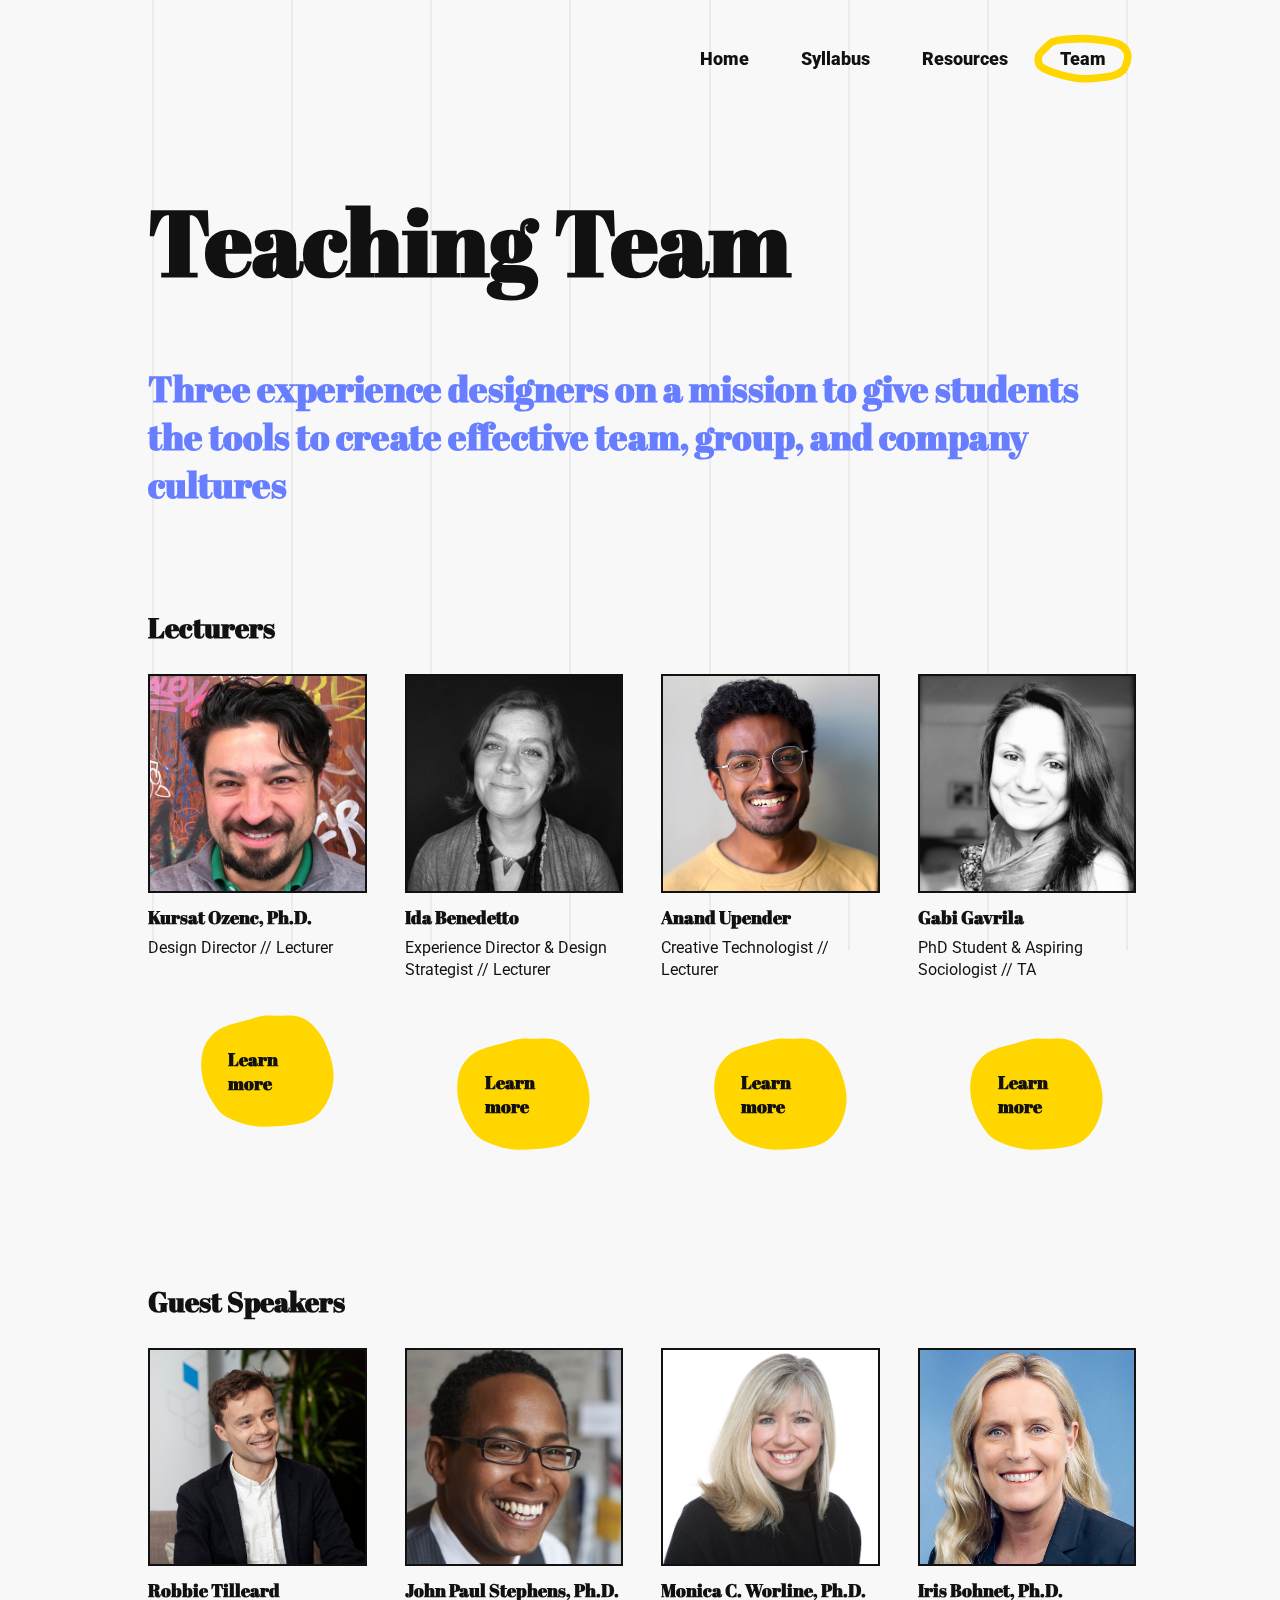
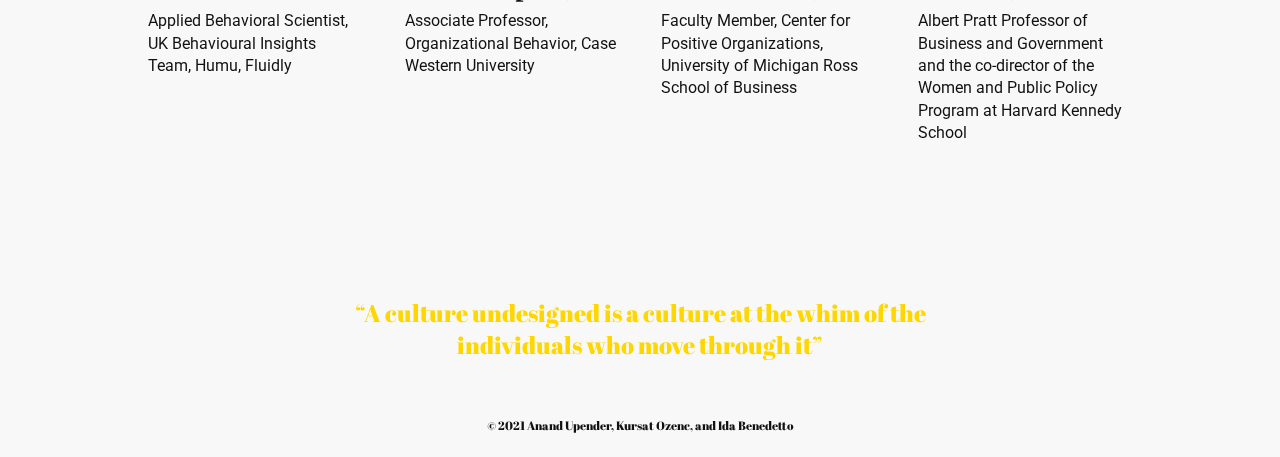
<file: team.html>
<!DOCTYPE html>
<html lang="en">
<head>
    <meta charset="UTF-8">
    <meta http-equiv="X-UA-Compatible" content="IE=edge">
    <meta name="viewport" content="width=device-width, initial-scale=1.0">
    <title>DESINST 221</title>
    <link rel="apple-touch-icon" sizes="180x180" href="/apple-touch-icon.png">
    <link rel="icon" type="image/png" sizes="32x32" href="/favicon-32x32.png">
    <link rel="icon" type="image/png" sizes="16x16" href="/favicon-16x16.png">
    <link rel="manifest" href="/site.webmanifest">
    <link rel="stylesheet" href="/css/base.css">
    <link rel="stylesheet" href="https://cdnjs.cloudflare.com/ajax/libs/animate.css/4.1.1/animate.min.css"/>
</head>
<body class="animate__animated animate__fadeIn">

    <div class="gridlines">
        <div class="line"></div>
        <div class="line"></div>
        <div class="line"></div>
        <div class="line"></div>
        <div class="line"></div>
        <div class="line"></div>
        <div class="line"></div>
        <div class="line"></div>
        <div class="line"></div>
        <div class="line"></div>
        <div class="line"></div>
        <div class="line"></div>
        <div class="line"></div>
        <div class="line"></div>
        <div class="line"></div>
        <div class="line"></div>
    </div>

    <nav>
        <ul>
            <li><a href="/index.html">Home</a></li>
            <li><a href="/syllabus.html">Syllabus</a></li>
            <!-- <li><a href="/approach.html">Approach</a></li> -->
            <li><a href="/resources.html">Resources</a></li>
            <li class="active active-5"><a href="/team.html">Team</a></li>

        </ul>
    </nav>

    <div class="hero">
        <h1>
            Teaching Team
        </h1>
        <h2 class="primary-color">
            Three experience designers on a mission to give students the tools to create effective team, group, and company cultures
        </h2>
    </div>

    <section>
        <h3>Lecturers</h3>
        <div class="flex row">
            <div class="flex-item mb2-m">
                <img class="small" src="/assets/kursat.jpg" alt="" srcset="">
                <h4>Kursat Ozenc, Ph.D.</h4>
                <p>Design Director // Lecturer</p>
                <!-- <p>This is a description of who we are and our statement. d.school experience and stuff.</p> -->
                <a class="blob-button mt2" href="https://www.kursatozenc.com/" target="_blank">
                    <h4>Learn more</h4>
                </a>
            </div>
            <div class="flex-item mb2-m">
                <img class="small" src="/assets/ida.jpg" alt="" srcset="">
                <h4>Ida Benedetto</h4>
                <p>Experience Director & Design Strategist // Lecturer</p>
                <!-- <p>This is a description of who we are and our statement. d.school experience and stuff.</p> -->
                <a class="blob-button mt2" href="https://uncommonplaces.com/" target="_blank">
                    <h4>Learn more</h4>
                </a>
            </div>
            <div class="flex-item mb2-m">
                <img class="small" src="/assets/anand.jpg" alt="" srcset="">
                <h4>Anand Upender</h4>
                <p>Creative Technologist // Lecturer</p>
                <!-- <p>This is a description of who we are and our statement. d.school experience and stuff.</p> -->
                <a class="blob-button mt2" href="https://www.anandupender.com/" target="_blank">
                    <h4>Learn more</h4>
                </a>
            </div>
            <div class="flex-item mb2-m">
                <img class="small" src="/assets/gabi.jpg" alt="" srcset="">
                <h4>Gabi Gavrila</h4>
                <p>PhD Student & Aspiring Sociologist // TA</p>
                <!-- <p>This is a description of who we are and our statement. d.school experience and stuff.</p> -->
                <a class="blob-button mt2" href="https://www.linkedin.com/in/s-gabriela-gavrila/" target="_blank">
                    <h4>Learn more</h4>
                </a>
            </div>
        </div>
    </section>

    <section>
        <h3>Guest Speakers</h3>
        <div class="flex row wrap">
            <div class="flex-item guest-speaker">
                <img class="small" src="/assets/robbie.jpg" alt="" srcset="">
                <h4>Robbie Tilleard</h4>
                <p>Applied Behavioral Scientist, UK Behavioural Insights Team, Humu, Fluidly </p>
            </div>
            <div class="flex-item guest-speaker">
                <img class="small" src="/assets/johnpaul.jpg" alt="">
                <h4>John Paul Stephens, Ph.D.</h4>
                <p>Associate Professor, Organizational Behavior, Case Western University</p>
            </div>
            <div class="flex-item guest-speaker">
                <img class="small" src="/assets/monica.jpg" alt="">
                <h4>Monica C. Worline, Ph.D.</h4>
                <p>Faculty Member, Center for Positive Organizations, University of Michigan 
                    Ross School of Business</p>
            </div>
            <div class="flex-item guest-speaker">
                <img class="small" src="/assets/iris.jpg" alt="" srcset="">
                <h4>Iris Bohnet, Ph.D.</h4>
                <p>Albert Pratt Professor of Business and Government and the co-director of the Women and Public Policy Program at Harvard Kennedy School            </p>
            </div>
        </div>
    </section>

    <footer>
        <div class="quote">“A culture undesigned is a culture at the whim of the individuals who move through it”</div>
        <div class="copywrite">© 2021 Anand Upender, Kursat Ozenc, and Ida Benedetto</div>
    </footer>

</body>
</html>
</file>
<file: css/base.css>
@import url("https://fonts.googleapis.com/css2?family=Abril+Fatface&display=swap&family=Roboto:ital,wght@0,300;0,400;0,700;0,900;1,300;1,400;1,700;1,900&display=swap");
html, body {
  overflow-x: hidden;
}

body {
  font-family: "Roboto", sans-serif;
  padding: 0px 148px 0 148px;
  color: #111111;
  background-color: #f8f8f8;
  margin: 0;
  width: calc(100vw - 148px - 148px);
}

h1, h2, h3, h4 {
  font-family: "Abril Fatface", cursive;
}

h1 {
  font-size: 92px;
}

h2 {
  font-size: 36px;
}

h3 {
  font-size: 28px;
}

h4 {
  font-size: 18px;
  margin: 8px 0;
}

.primary-color {
  color: #667EFF;
}

p, li {
  font-size: 16px;
  line-height: 140%;
  margin: 4px 0;
}

a {
  color: #111111;
}

a.white {
  color: #f8f8f8;
}

a:visited {
  color: #111111;
}

a.white:visited {
  color: #f8f8f8;
}

h1.home {
  font-size: 64px;
  margin: 0px;
  line-height: 125%;
}
h1.home .letter {
  display: inline-block;
  /* transition: all 300ms ease; */
}

.subtitle {
  font-size: 24px;
  font-style: italic;
  margin-top: 12px;
}

.eyebrow {
  margin: 0;
  text-transform: uppercase;
  font-weight: 700;
  font-size: 16px;
}

.white {
  color: #f8f8f8;
}

.center {
  text-align: center;
}

.faq h4 {
  margin-bottom: 0;
}
.faq p {
  margin-top: 6px;
}

@media only screen and (max-width: 600px) {
  h1 {
    font-size: 48px;
  }

  h1.home {
    font-size: 40px;
  }

  h2 {
    font-size: 24px;
  }

  .subtitle {
    font-size: 18px;
  }
}
section {
  margin: 100px 0;
  max-width: 100vw;
}

.hero {
  margin-bottom: 92px;
}

.hero.half {
  max-width: 480px;
}

.banner {
  transform: rotate(-4deg) translateX(-10px);
  margin: 52px -148px;
  background-color: #667EFF;
  padding: 36px 148px;
  width: calc(100% + 10px);
}

.logistics {
  margin-left: 48px;
  padding: 44px;
  min-width: 240px;
  background-image: url("/assets/border0.svg");
  background-repeat: no-repeat;
  background-position: 0px 36px;
  background-size: 100%;
}

.flex {
  display: flex;
}

.row {
  flex-direction: row;
}

.wrap {
  flex-wrap: wrap;
}

.col {
  flex-direction: column;
}

.h-center {
  align-items: center;
}

.flex-item {
  flex: 1;
  margin-right: 42px;
}

.flex-item:last-child {
  margin-right: 0;
}

.week {
  position: relative;
  margin-bottom: 64px;
}

.week-number {
  color: #667EFF;
  position: absolute;
  left: -90px;
  top: 48px;
  transform: rotate(-90deg);
  font-family: "Abril Fatface", cursive;
  font-size: 28px;
}

.module-section {
  background-color: #667EFF;
  text-align: center;
  margin-bottom: 32px;
  padding: 0px 18px;
}

nav {
  width: 100%;
  display: flex;
  margin-bottom: 24px;
  justify-content: flex-end;
  flex-direction: row;
  font-weight: 900;
}
nav ul {
  padding: 0;
  display: flex;
  flex-direction: row;
  list-style-type: none;
  justify-content: flex-end;
}
nav ul li {
  font-size: 18px;
  padding: 26px;
}
nav ul li a {
  text-decoration: none;
}
nav ul .active {
  background-repeat: no-repeat;
  background-position: center;
  background-size: 100%;
}
nav ul .active-1 {
  background-image: url("/assets/border1.svg");
}
nav ul .active-2 {
  background-image: url("/assets/border2.svg");
}
nav ul .active-3 {
  background-image: url("/assets/border3.svg");
}
nav ul .active-4 {
  background-image: url("/assets/border4.svg");
}
nav ul .active-5 {
  background-image: url("/assets/border5.svg");
}

img {
  max-width: calc(100vw - 148px - 148px);
}

img.small {
  width: 100%;
  object-fit: cover;
  border: 2px #111111 solid;
}

.blob-button {
  display: block;
  width: fit-content;
  margin-left: 24px;
  padding: 56px;
  background-image: url("/assets/blob1.svg");
  background-repeat: no-repeat;
  background-position: center;
  background-size: 70%;
  height: fit-content;
  transition: transform 600ms linear;
  text-decoration: none;
}
.blob-button a {
  text-decoration: none;
}

.blob-button:hover {
  transform: rotate(360deg);
  transition: transform 20s linear;
}

.guest-speaker {
  margin-bottom: 48px;
}

.mt1 {
  margin-top: 8vh;
}

.mt2 {
  margin-top: 24px;
}

@media only screen and (max-width: 800px) {
  .mb2-m {
    margin-bottom: 36px;
  }
}
footer {
  width: 100%;
  display: flex;
  justify-content: center;
  align-items: center;
  flex-direction: column;
  margin-top: 72px;
  margin-bottom: 24px;
  font-family: "Abril Fatface", cursive;
  text-align: center;
}
footer .quote {
  max-width: 600px;
  color: #FFD600;
  font-size: 24px;
}
footer .copywrite {
  font-size: 12px;
  margin-top: 56px;
}

.gridlines {
  position: fixed;
  top: -100px;
  left: 148px;
  width: calc(100vw - 148px - 148px);
  z-index: -1;
  display: flex;
  flex-direction: row;
  justify-content: space-between;
}
.gridlines .line {
  margin-top: -50px;
  height: calc(100vh + 200px);
  width: 2px;
  background-color: #ebebeb;
  transition: background-color 100ms ease;
  padding: 0 4px;
  background-clip: content-box;
}
.gridlines .line:hover {
  background-color: #FFD600;
}

@media only screen and (max-width: 1280px) {
  .line {
    display: none;
  }

  .line:nth-child(-n+8) {
    display: block;
  }
}
@media only screen and (max-width: 800px) {
  body {
    padding: 0 36px 0 36px;
    width: calc(100vw - 36px - 36px);
  }

  .banner {
    margin: 52px -36px;
    background-color: #667EFF;
    padding: 36px 44px;
  }

  .gridlines {
    left: 36px;
    width: calc(100vw - 36px - 36px);
  }
  .gridlines .line {
    display: none;
  }
  .gridlines .line:nth-child(-n+8) {
    display: none;
  }
  .gridlines .line:nth-child(-n+4) {
    display: block;
  }

  .row {
    flex-direction: column;
  }

  section {
    margin: 64px 0;
  }

  img {
    max-width: calc(100vw - 36px - 36px);
  }

  nav ul {
    flex-wrap: wrap;
  }
  nav ul li {
    padding: 10px;
    font-size: 14px;
  }

  .week-number {
    left: -60px;
    font-size: 22px;
  }
}

/*# sourceMappingURL=base.css.map */
</file>
